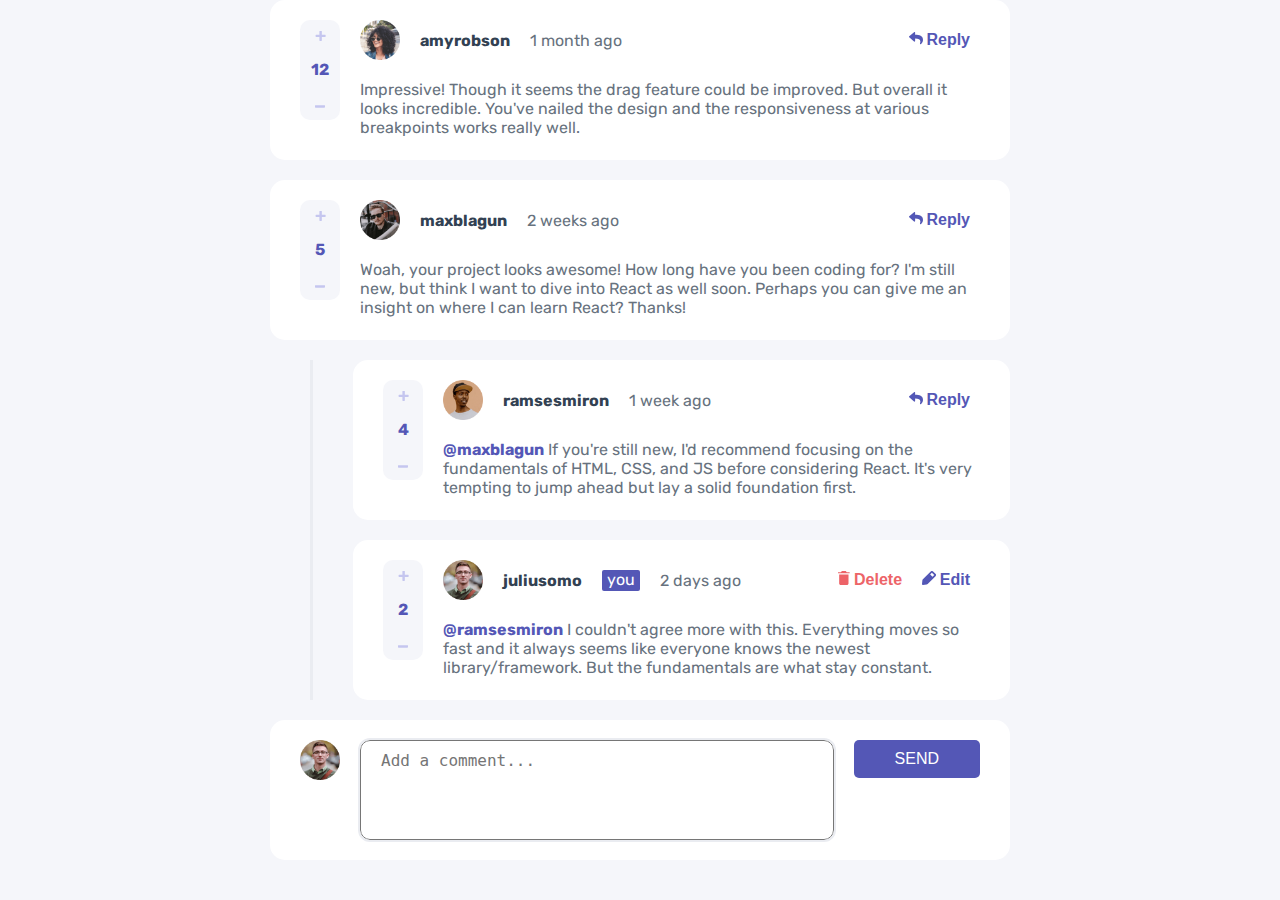
<file: interactive-comments-section/index.html>
<!DOCTYPE html>
<html lang="en">

<head>
  <meta charset="UTF-8">
  <meta name="viewport" content="width=device-width, initial-scale=1.0">
  <link rel="icon" type="image/png" sizes="32x32" href="./images/favicon-32x32.png">
  <link rel="stylesheet" href="./css/main.css">
  <title>Interactive comments section</title>
</head>

<body>

  <div class="container" id="container">
    <div class="comments__container" id="comments__container"></div>
    <div class="modal modal__confirm-delete">
      <h3>Delete comment</h3>
      <p>Are you sure you want to delete this comment? This will remove the comment and can't be undone.</p>
      
      <button class="button button__confirm button__confirm--no">No, Cancel</button>
      <button class="button button__confirm button__confirm--yes">Yes, Delete</button>
    </div>
  </div>
  
  <script src="./js/data.js"></script>
  <script src="./js/index.js"></script>
</body>

</html>
</file>
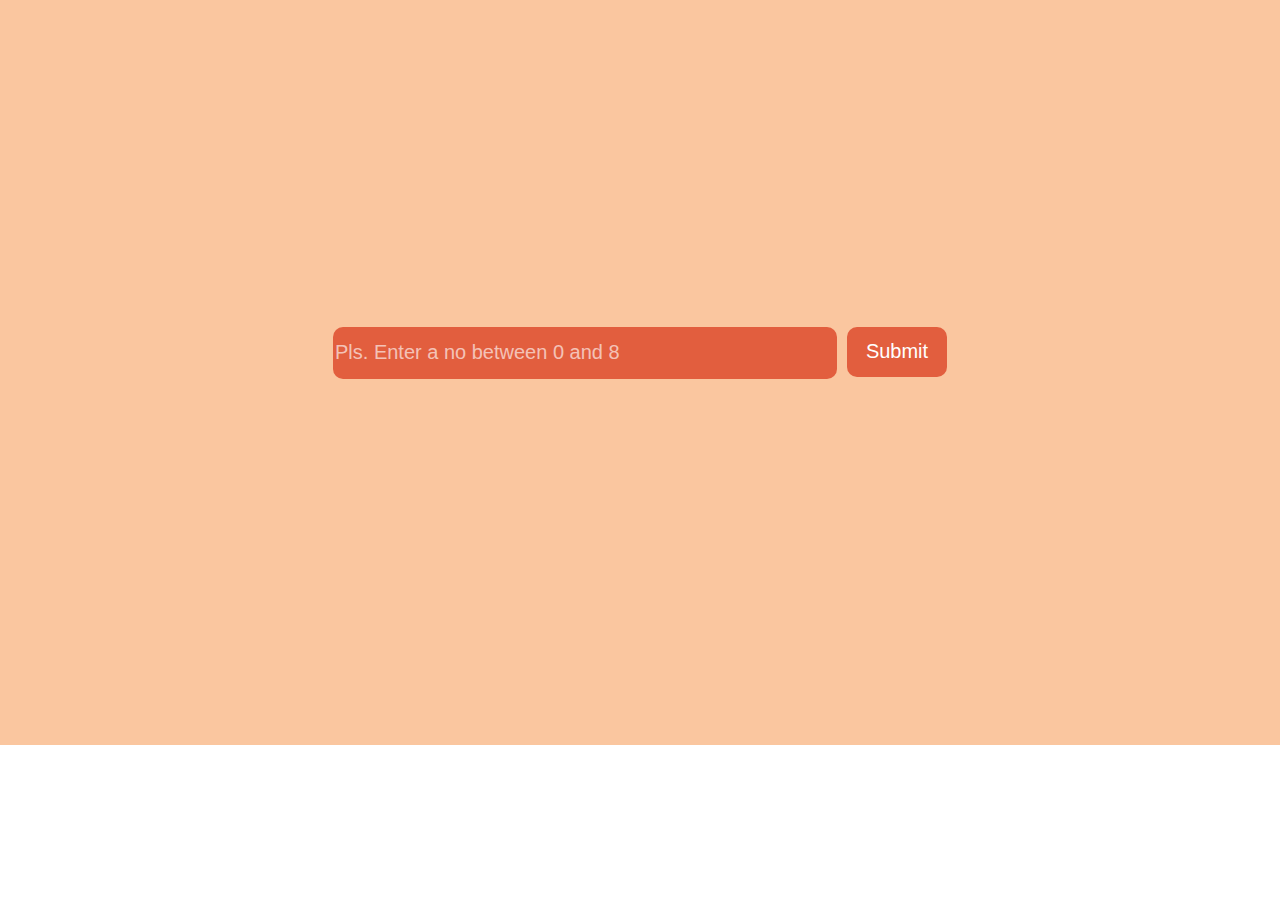
<file: interactive-slider/index.html>
<!DOCTYPE html>
<html lang="en">

<head>
    <meta charset="UTF-8">
    <meta name="viewport" content="width=device-width, initial-scale=1.0">
    <link rel="stylesheet" href="style.css">
    <title>Interactive Slider</title>
</head>

<body>
    <div class="mainContainer">
        <div class="parentContainer">
            <form name="sliderForm" onsubmit="return handleSubmit()">
                <input type="number" name="sliderCount" min="1" max="8" required
                    placeholder="Pls. Enter a no between 0 and 8" />
                <input type="submit" value="Submit" />
            </form>
            <div id="slider">
                <div id="sliderContent">
                </div>
                <div id="radioButton">
                </div>
            </div>
        </div>
    </div>
    <script src="index.js"></script>
</body>

</html>
</file>
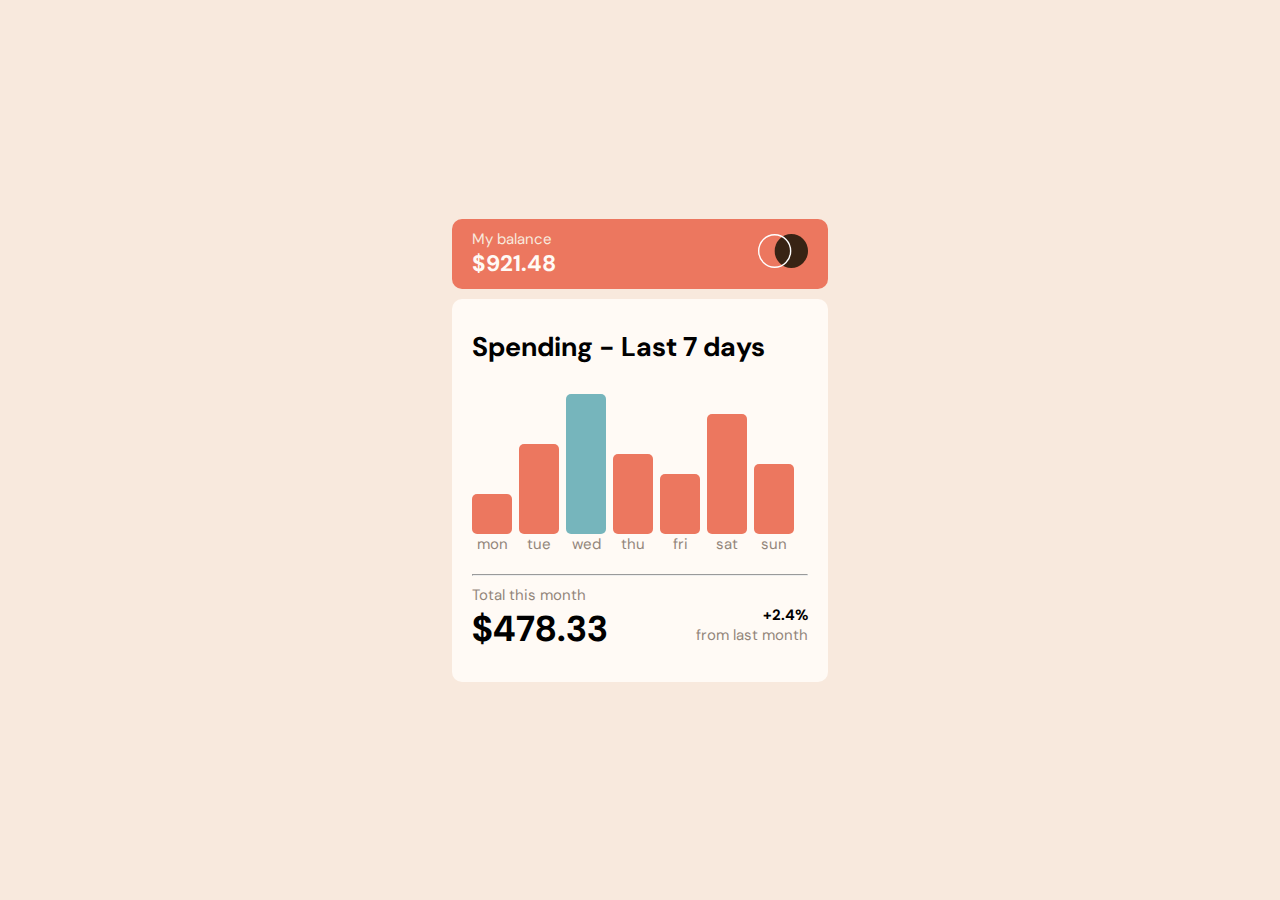
<file: HTML-CSS-JS/expenses-chart-component/index.html>
<!DOCTYPE html>
<html lang="en">

<head>
  <meta charset="UTF-8">
  <meta name="viewport" content="width=device-width, initial-scale=1.0">
  <link rel="icon" type="image/png" sizes="32x32" href="./images/favicon-32x32.png">
  <link rel="preconnect" href="https://fonts.googleapis.com">
  <link rel="preconnect" href="https://fonts.gstatic.com" crossorigin>
  <link href="https://fonts.googleapis.com/css2?family=DM+Sans:opsz,wght@9..40,400;9..40,700&display=swap"
    rel="stylesheet">
  <link rel="stylesheet" href="./style.css">
  <title>Expenses chart component</title>
</head>

<body>
  <div class="mainContainer">
    <div class="parentContainer">
      <header>
        <div class="leftContainer">
          <p>My balance</p>
          <h2 id="currentBalanceHeading2">$921.48</h2>
        </div>
        <div class="rightContainer">
          <img src="./images/logo.svg" alt="logo" class="logoImage" />
        </div>
      </header>
      <main>
        <h2 id="mainHeading2">Spending - Last 7 days</h2>
        <div class="daysBarPlot">
          <div class="dayBar">
            <h5 class="activeAmount">
            </h5>
            <div id="mon"></div>
            <p>mon</p>
          </div>
          <div class="dayBar">
            <h5 class="activeAmount">
            </h5>
            <div id="tue"></div>
            <p>tue</p>
          </div>
          <div class="dayBar">
            <h5 class="activeAmount">
            </h5>
            <div id="wed"></div>
            <p>wed</p>
          </div>
          <div class="dayBar">
            <h5 class="activeAmount">
            </h5>
            <div id="thu"></div>
            <p>thu</p>
          </div>
          <div class="dayBar">
            <h5 class="activeAmount">
            </h5>
            <div id="fri"></div>
            <p>fri</p>
          </div>
          <div class="dayBar">
            <h5 class="activeAmount">
            </h5>
            <div id="sat"></div>
            <p>sat</p>
          </div>
          <div class="dayBar">
            <h5 class="activeAmount">
            </h5>
            <div id="sun"></div>
            <p>sun</p>
          </div>
        </div>
        <hr />
        <p>Total this month</p>
        <footer>
          <div class="leftContainer">
            <h1 id="currentMonthAmountHeading1">$478.33</h1>
          </div>
          <div class="rightContainer">
            <h5>+2.4%</h5>
            <p>from last month</p>
          </div>
        </footer>
      </main>
    </div>
  </div>
  <script src="./index.js"></script>
</body>

</html>
</file>
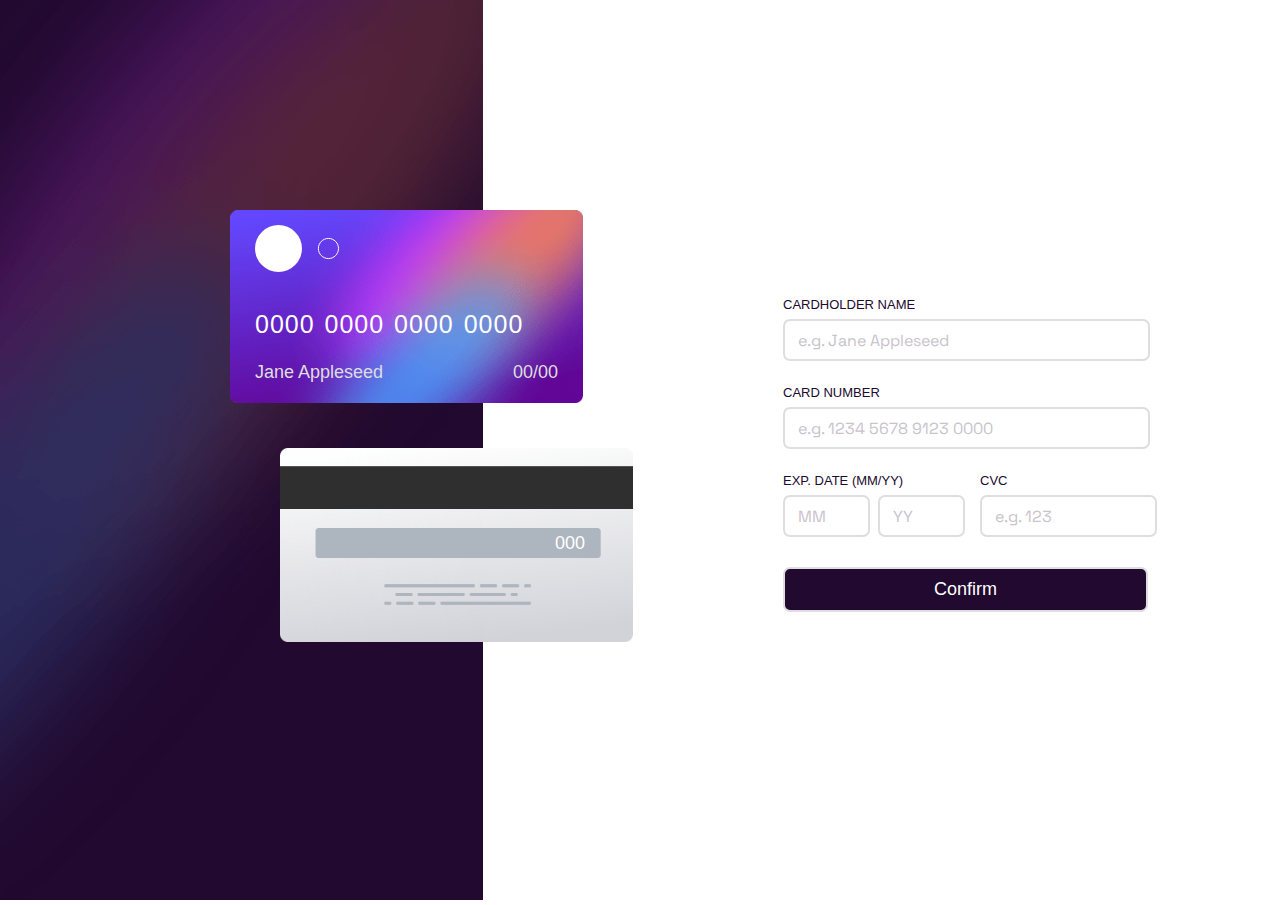
<file: HTML-CSS-JS/interactive-card-details-form/index.html>
<!DOCTYPE html>
<html lang="en">

<head>
    <meta charset="UTF-8">
    <meta name="viewport" content="width=device-width, initial-scale=1.0">
    <!-- displays site properly based on user's device -->

    <link rel="icon" type="image/png" sizes="32x32" href="./images/favicon-32x32.png">
    <link rel="stylesheet" href="./style.css">
    <title>Interactive card details form</title>
</head>

<body>
    <div class="cardContainer">
        <div class="cardImageContainer">
            <picture>
                <source media="(max-width: 400px)" srcset="./images/bg-main-mobile.png">
                <img src="./images/bg-main-desktop.png" alt="bg-main-desktop" id="bgMainDesktopImage">
            </picture>
            <div class="bgCardContainer">
                <div id="bgCardFrontContainer">
                    <img src="./images/bg-card-front.png" alt="bg-card-front" id="bgCardFrontImage" height="245px"
                        width="447px">
                    <img src="./images/card-logo.svg" alt="cardLogo" id="cardLogo" height="47px" width="84px">
                    <div id="imageCardNumber">
                        0000 0000 0000 0000
                    </div>
                    <div id="imageCardHolderName">
                        Jane Appleseed
                    </div>
                    <div id="imageExpDate">
                        00/00
                    </div>
                </div>
                <div id="bgCardBackContainer">
                    <img src="./images/bg-card-back.png" alt="bg-card-back" id="bgCardBackImage" height="245px"
                        width="447px">
                    <div id="imageCVC">
                        000
                    </div>
                </div>
            </div>
        </div>

        <div class="cardFormContainer">
            <form action="#complete" method="post" name="card">
                <label for="cardHolderName" class="cardHolderName">
                    Cardholder Name
                    <input type="text" name="cardHolderName" id="cardHolderName" placeholder="e.g. Jane Appleseed" />
                    <p id="cardHolderNameErrorMessage">Can't be blank</p>
                </label>
                <label for="cardNumber" class="cardNumber">
                    Card Number
                    <input type="text" name="cardNumber" id="cardNumber" placeholder="e.g. 1234 5678 9123 0000" />
                    <p id="cardNumberErrorMessage">Can't be blank</p>
                </label>
                <label for="expDate" class="expDate">
                    Exp. Date (MM/YY)
                    <div class="expDateInput">
                        <div class="expMonthContainer">
                            <input type="number" name="expMonth" id="expDate" placeholder="MM"/>
                            <p id="expMonthErrorMessage">Can't be blank</p>
                        </div>
                        <div class="expYearContainer">
                            <input type="number" name="expYear" placeholder="YY" />
                            <p id="expYearErrorMessage">Can't be blank</p>
                        </div>
                    </div>
                </label>
                <label for="CVC" class="CVC">
                    CVC
                    <input type="number" name="CVC" id="CVC" placeholder="e.g. 123" />
                    <p id="CVCErrorMessage">Can't be blank</p>
                </label>
                <button type="submit" class="buttonComponent">Confirm</button>
            </form>
            <div id="completeContainer">
                <div class="complete">
                    <img src="./images/icon-complete.svg" alt="icon-complete" id="iconComplete">
                </div>
                <h1 class="heading1">Thank you!</h1>
                <p>We've added your card details</p>
                <button class="buttonComponent">Continue</button>
            </div>
        </div>
    </div>
    <script src="./index.js"></script>
</body>

</html>
</file>
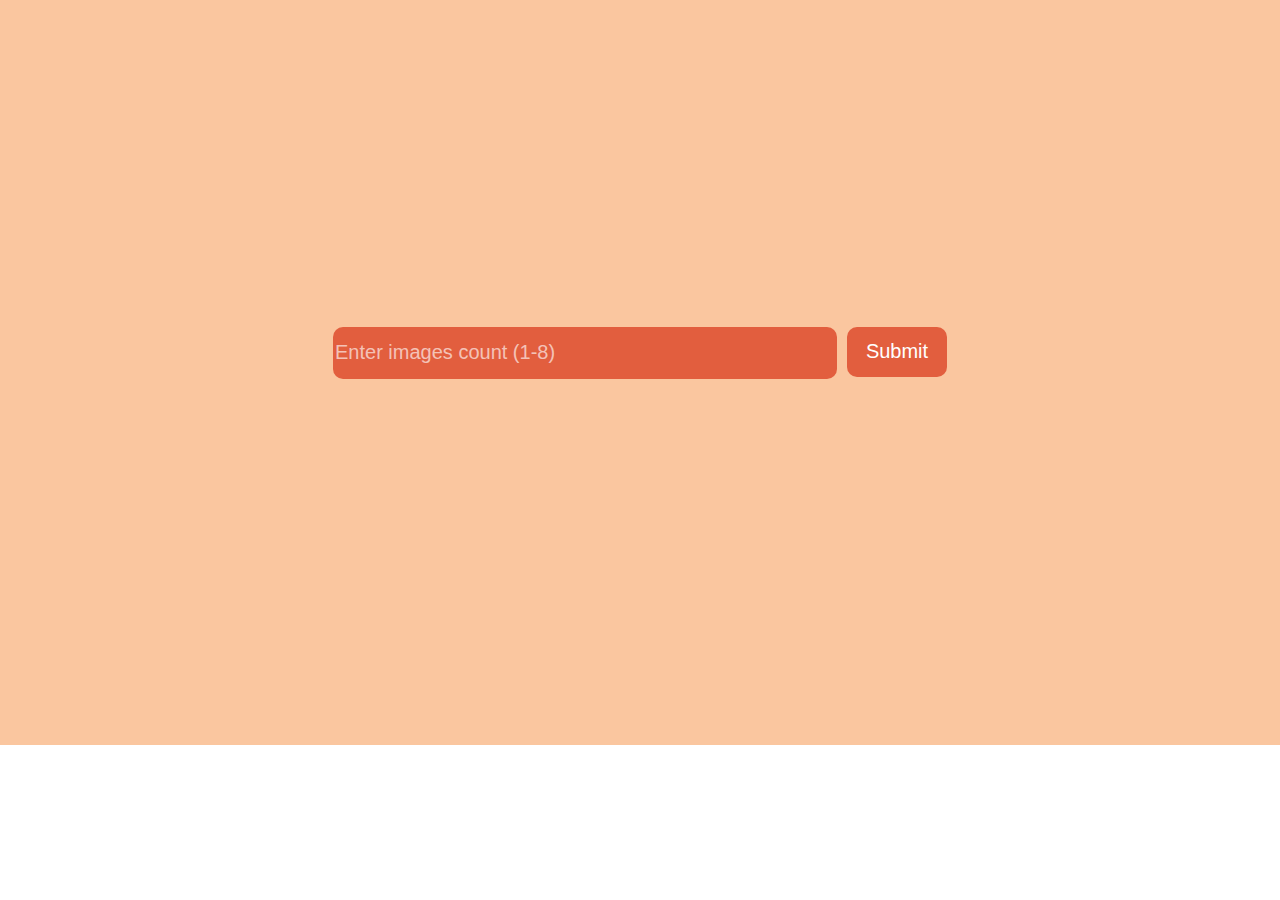
<file: HTML-CSS-JS/interactive-slider/index.html>
<!DOCTYPE html>
<html lang="en">

<head>
    <meta charset="UTF-8">
    <meta name="viewport" content="width=device-width, initial-scale=1.0">
    <link rel="stylesheet" href="style.css">
    <title>Interactive Slider</title>
</head>

<body>
    <div class="mainContainer">
        <div class="parentContainer">
            <form name="sliderForm" onsubmit="return handleSubmit()">
                <input type="number" name="sliderCount" min="1" max="8" required
                    placeholder="Enter images count (1-8)" />
                <input type="submit" value="Submit" />
            </form>
            <div id="slider">
                <div id="sliderContent">
                </div>
                <div id="radioButton">
                </div>
            </div>
        </div>
    </div>
    <script src="index.js"></script>
</body>

</html>
</file>
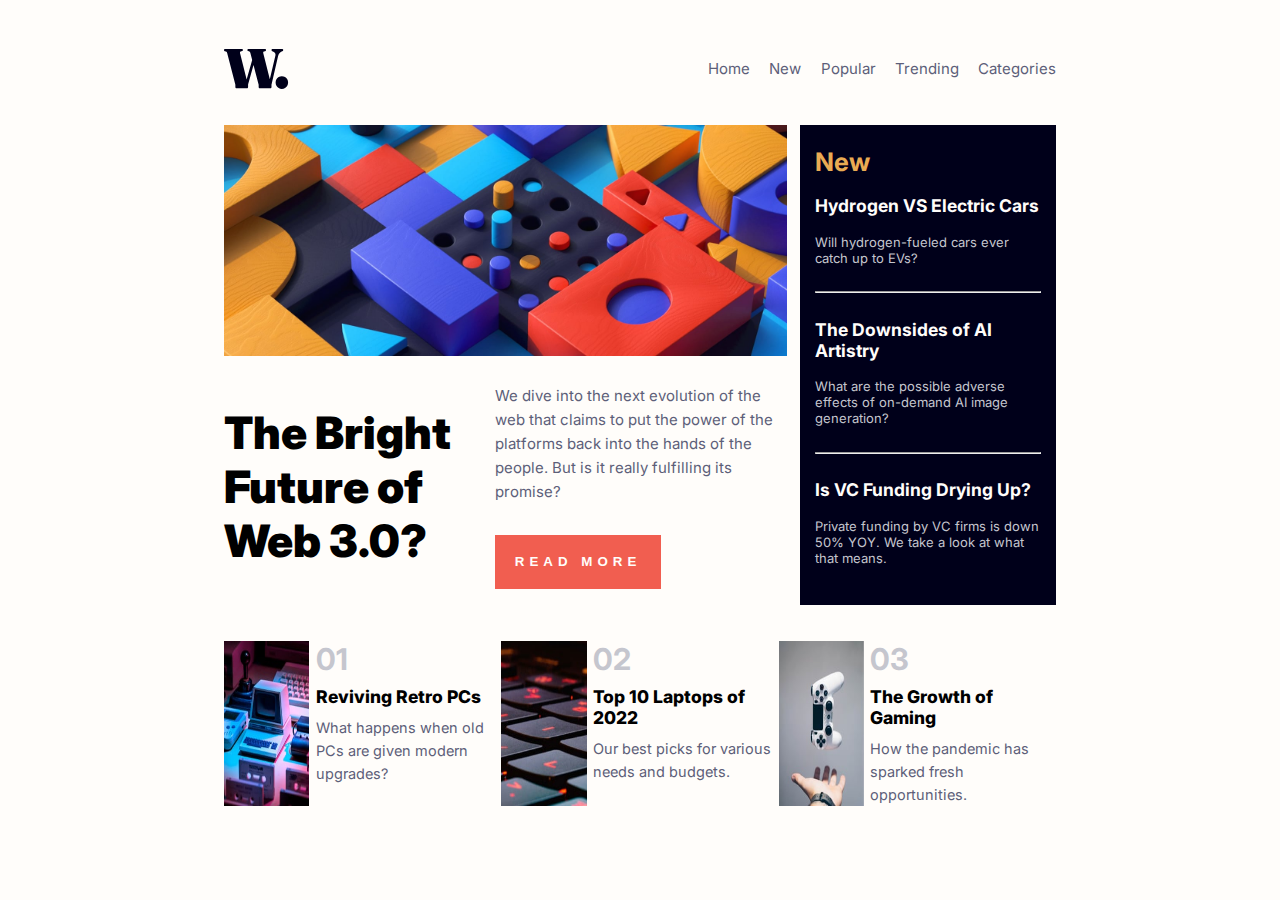
<file: HTML-CSS-JS/news-homepage/index.html>
<!DOCTYPE html>
<html lang="en">

<head>
  <meta charset="UTF-8">
  <meta name="viewport" content="width=device-width, initial-scale=1.0">
  <!-- displays site properly based on user's device -->

  <link rel="icon" type="image/png" sizes="32x32" href="./assets/images/favicon-32x32.png">
  <link rel="preconnect" href="https://fonts.googleapis.com">
  <link rel="preconnect" href="https://fonts.gstatic.com" crossorigin>
  <link href="https://fonts.googleapis.com/css2?family=Inter:wght@400;700;800&display=swap" rel="stylesheet">
  <link rel="stylesheet" href="style.css">
  <title>News homepage</title>

</head>

<body>
  <div class="mainContainer">
    <div class="parentContainer">
      <nav>
        <div class="navbarLogo">
          <img src="./assets/images/logo.svg" alt="logo" id="navbarLogoImage"/>
        </div>
        <div class="navbarLinks">
          <img src="./assets/images/icon-menu.svg" alt="menu" id="hamburgerMenuImage" />
          <a href="#home" class="navbarLinkTag">Home</a>
          <a href="#new" class="navbarLinkTag">New</a>
          <a href="#popular" class="navbarLinkTag">Popular</a>
          <a href="#trending" class="navbarLinkTag">Trending</a>
          <a href="#categories" class="navbarLinkTag">Categories</a>
        </div>
      </nav>
      <section>
        <div class="leftComponent">
          <div class="webImageContainer">
            <picture>
              <source srcset="./assets/images/image-web-3-mobile.jpg" media="(max-width: 600px)" />
              <img src="./assets/images/image-web-3-desktop.jpg" alt="image-web-3" class="webImage" />
            </picture>
          </div>
          <div class="sectionContent">
            <div class="sectionLeftContainer">
              <b>The Bright Future of Web 3.0?</b>
            </div>
            <div class="sectionRightContainer">
              <p>
                We dive into the next evolution of the web that claims to put the power of the platforms back into the
                hands of the people.
                But is it really fulfilling its promise?
              </p>
              <button class="buttonContainer">Read more</button>
            </div>
          </div>
        </div>
        <div class="rightComponent">
          <h1 class="NewTextHeading">New</h1>
          <div class="rightContent">
            <h3 class="rightContentHeading3">Hydrogen VS Electric Cars</h3>
            <p>Will hydrogen-fueled cars ever catch up to EVs?</p>
          </div>
          <hr />  
          <div class="rightContent">
            <h3 class="rightContentHeading3">The Downsides of AI Artistry</h3>
            <p>What are the possible adverse effects of on-demand AI image generation?</p>
          </div>
          <hr />
          <div class="rightContent">
            <h3 class="rightContentHeading3">Is VC Funding Drying Up?</h3>
            <p>Private funding by VC firms is down 50% YOY. We take a look at what that means.</p>
          </div>
        </div>
      </section>
      <footer>
        <div class="footerChildContainer">
          <img src="./assets/images/image-retro-pcs.jpg" alt="retro" class="footerLeftContent" />
          <div class="footerRightContainer">
            <div class="footerRightContent">
              <h1 class="footerRightContentHeading1">01</h1>
              <h3 class="footerRightContentHeading3">Reviving Retro PCs</h3>
              <p>What happens when old PCs are given modern upgrades?</p>
            </div>
          </div>
        </div>
        <div class="footerChildContainer">
          <img src="./assets/images/image-top-laptops.jpg" alt="top-laptop" class="footerLeftContent" />
          <div class="footerRightContainer">
            <div class="footerRightContent">
              <h1 class="footerRightContentHeading1">02</h1>
              <h3 class="footerRightContentHeading3">Top 10 Laptops of 2022</h3>
              <p>Our best picks for various needs and budgets.</p>
            </div>
          </div>
        </div>
        <div class="footerChildContainer">
          <img src="./assets/images/image-gaming-growth.jpg" alt="gaming-growth" class="footerLeftContent" />
          <div class="footerRightContainer">
            <div class="footerRightContent">
              <h1 class="footerRightContentHeading1">03</h1>
              <h3 class="footerRightContentHeading3">The Growth of Gaming</h3>
              <p>How the pandemic has sparked fresh opportunities.</p>
            </div>
          </div>
        </div>
      </footer>
    </div>
  </div>
  <script src="./index.js"></script>

</body>

</html>
</file>
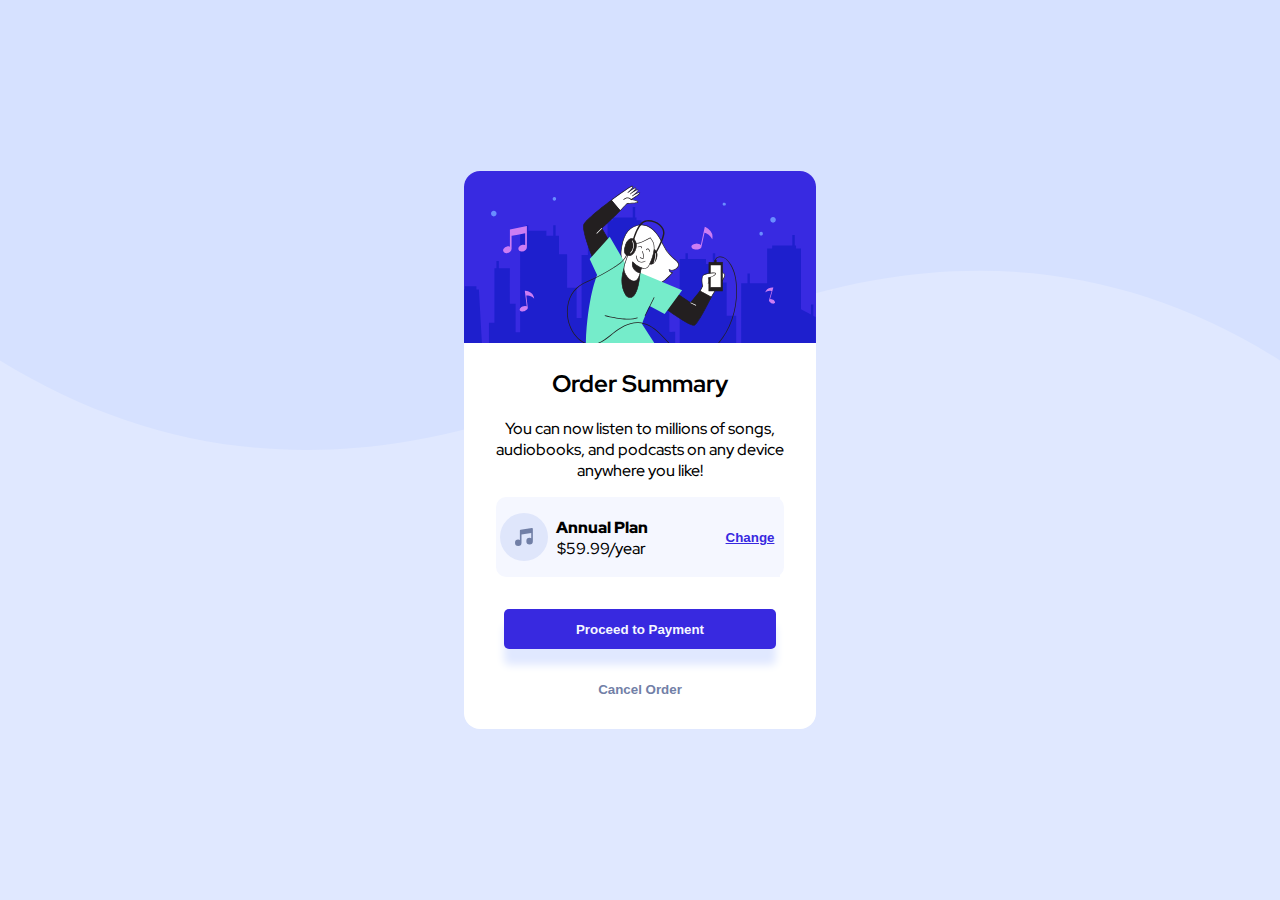
<file: HTML-CSS/order-summary-component/index.html>
<!DOCTYPE html>
<html lang="en">

<head>
  <meta charset="UTF-8">
  <meta name="viewport" content="width=device-width, initial-scale=1.0">
  <!-- displays site properly based on user's device -->

  <link rel="icon" type="image/png" sizes="32x32" href="./images/favicon-32x32.png">
  <link rel="stylesheet" href="style.css">
  <link rel="stylesheet" href="https://fonts.googleapis.com/css?family=Red+Hat+Display">
  <title>Order summary card</title>
</head>

<body>
  <div class="mainContainer">
    <div class="parentContainer">
      <div class="imageContainer">
        <img src="./images/illustration-hero.svg" alt="illustration-hero" width="100%" height="100%" />
      </div>
      <div class="childContainer">
        <h2 id="summaryHeading">
          Order Summary
        </h2>
        <p>
          You can now listen to millions of songs, audiobooks, and podcasts on any
          device anywhere you like!
        </p>
        <div class="planDetailParentContainer">
          <div class="planImageContainer">
            <img src="./images/icon-music.svg" alt="icon-music" />
          </div>
          <div class="planDetailContainer">
            <p>
              Annual Plan
            </p>
            <p>
              $59.99/year
            </p>
          </div>
          <button class="planChangeButton">
            Change
          </button>
        </div>
        <div class="paymentContainer">
          <button class="paymentButton">
            Proceed to Payment
          </button>
        </div>
        <div class="cancelContainer">
          <button class="cancelButton">
            Cancel Order
          </button>
        </div>
      </div>
    </div>
  </div>
</body>

</html>
</file>
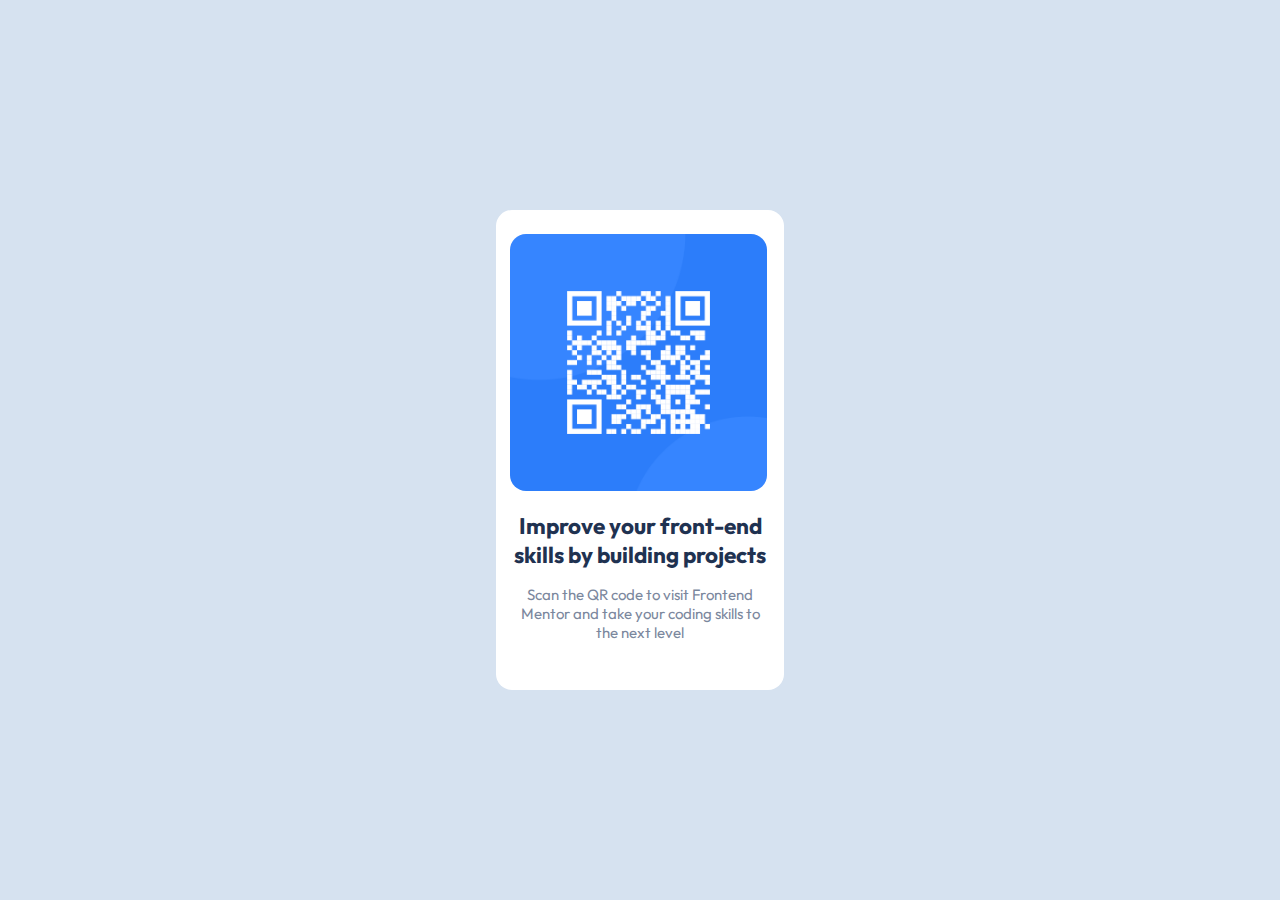
<file: HTML-CSS/qr-code-component/index.html>
<!DOCTYPE html>
<html lang="en">

<head>
  <meta charset="UTF-8">
  <meta name="viewport" content="width=device-width, initial-scale=1.0">
  <!-- displays site properly based on user's device -->

  <link rel="icon" type="image/png" sizes="32x32" href="./images/favicon-32x32.png">
  <link rel="stylesheet" href="./style.css">
  <link href="https://fonts.googleapis.com/css2?family=Outfit" rel="stylesheet">
  <title>QR code component</title>
</head>

<body>
  <div class="mainContainer">
    <div class="parentContainer">
      <div class="subContainer">
         <div class="imageContainer">
          <img src="./images/image-qr-code.png" alt="QR code" height="99%" width="99%" />
         </div>
        
          <h2 class="informationContainer">
            Improve your front-end skills by building projects
          </h2>
          <div class="subInformationContainer">
            Scan the QR code to visit Frontend Mentor and take your coding skills to the next level
          </div>
      </div>
    </div>
  </div>


</body>

</html>
</file>
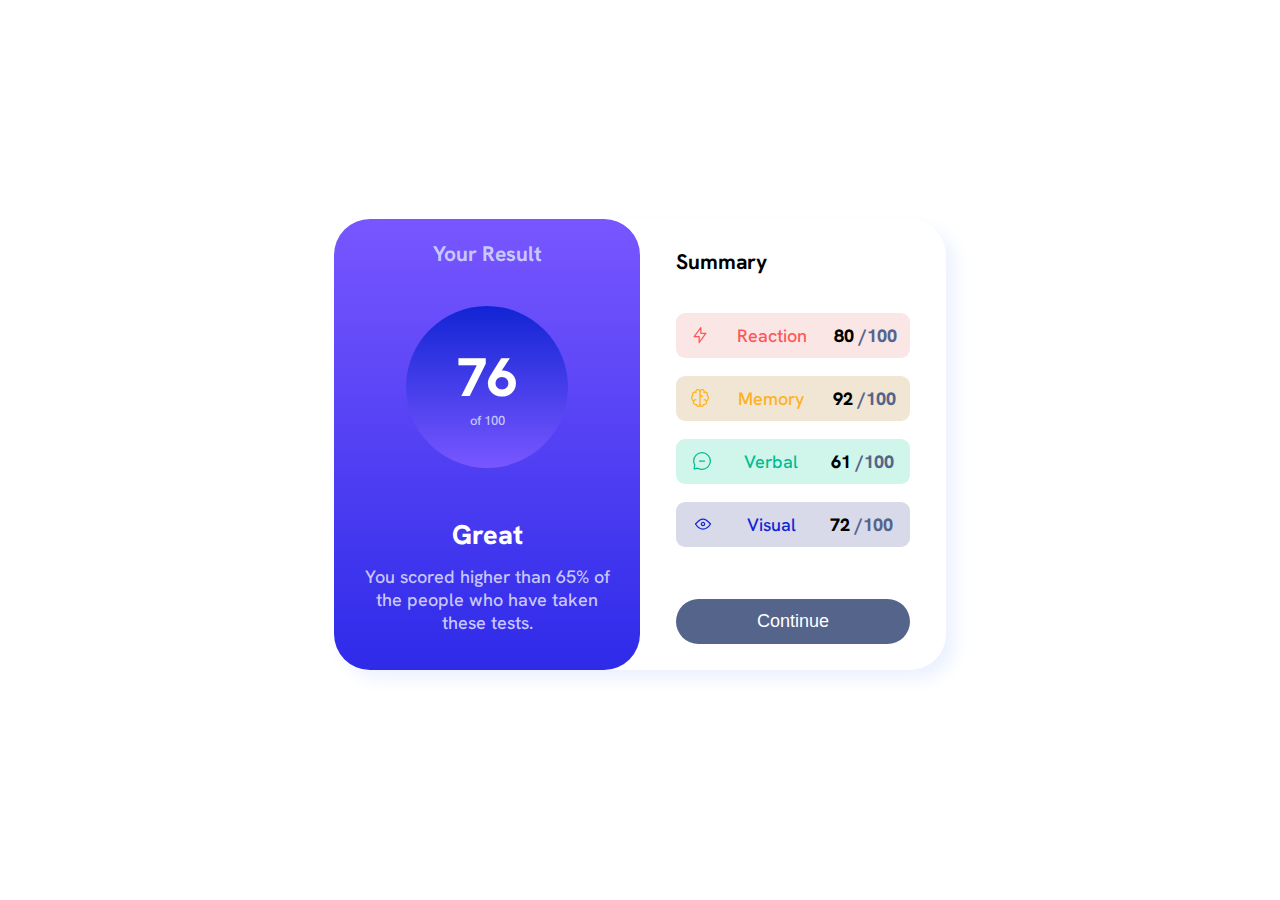
<file: HTML-CSS/results-summary-component/index.html>
<!DOCTYPE html>
<html lang="en">

<head>
  <meta charset="UTF-8">
  <meta name="viewport" content="width=device-width, initial-scale=1.0">
  <!-- displays site properly based on user's device -->

  <link rel="icon" type="image/png" sizes="32x32" href="./assets/images/favicon-32x32.png">

  <title>Results summary component</title>

  <link rel="stylesheet" href="styles.css">
  <link rel="stylesheet" href="https://fonts.googleapis.com/css?family=Hanken%20Grotesk">
</head>

<body>
  <div class="mainContainer">
    <div class="parentContainer">
      <div class="leftContainer">
        <h3 class="heading3">Your Result</h3>
        <div id="circle">
          <p>76</p>
          <p>of 100</p>
        </div>
        <h2 class="heading2">Great</h2>
        <p>You scored higher than 65% of the people who have taken these tests.</p>
      </div>
      <div class="rightContainer">
        <h3 class="summaryHeading">Summary</h3>
        <div class='rightContent'>
          <div id="reaction">
            <img src="./assets/images/icon-reaction.svg" alt="Reaction" />
            <div class="contentTitle">Reaction</div>
            <div class="contentScore">
              <span>80</span>
              <span>/100</span>
            </div>
          </div>
          <div id="memory">
              <img src="./assets/images/icon-memory.svg" alt="Memory" />
            <div class="contentTitle">Memory</div>
            <div class="contentScore">
              <span>92</span>
              <span>/100</span>
            </div>
          </div>
          <div id="verbal">
              <img src="./assets/images/icon-verbal.svg" alt="Verbal" />
            <div class="contentTitle">Verbal</div>
            <div class="contentScore">
              <span>61</span>
              <span>/100</span>
            </div>
          </div>
          <div id="visual">
              <img src="./assets/images/icon-visual.svg" alt="Visual" />
            <div class="contentTitle">Visual</div>
            <div class="contentScore">
              <span>72</span>
              <span>/100</span>
            </div>
          </div>
        </div>
        <button class="continueButton">
          Continue
        </button>
      </div>
    </div>
  </div>
</body>

</html>
</file>
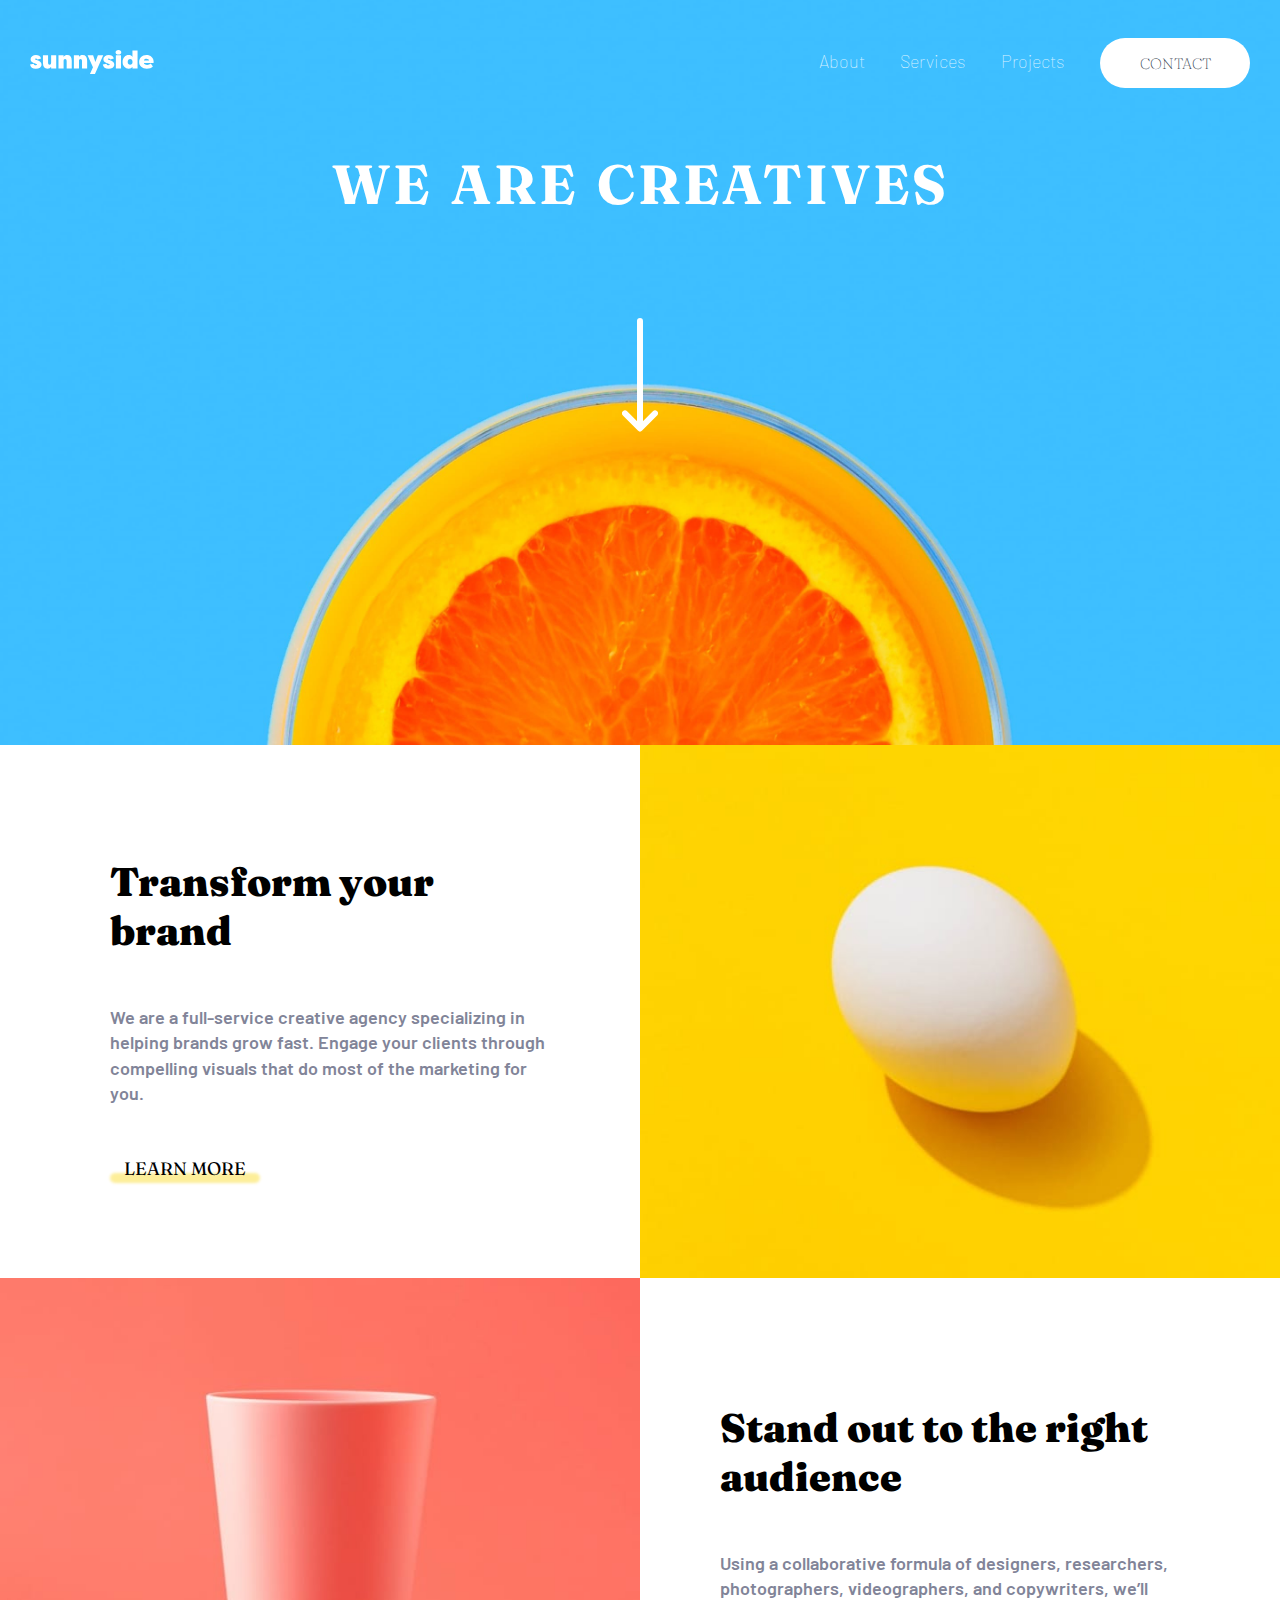
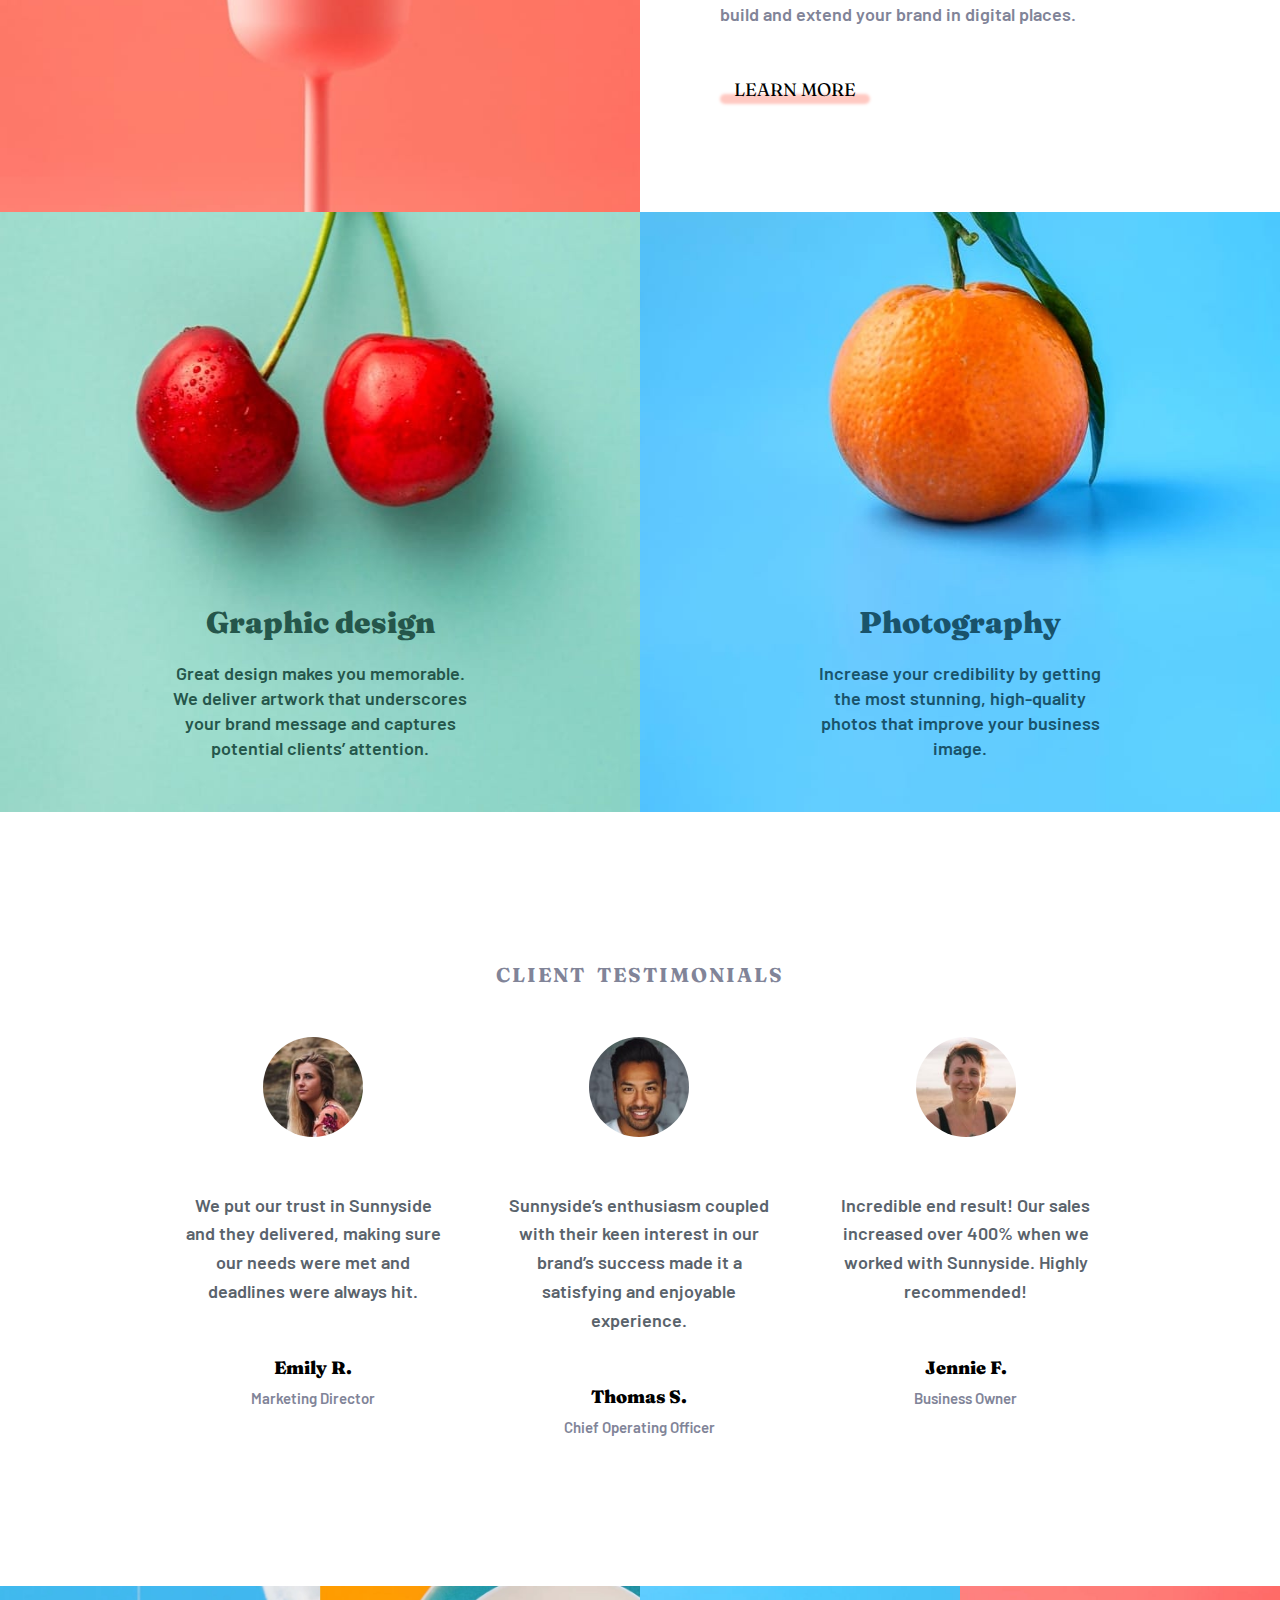
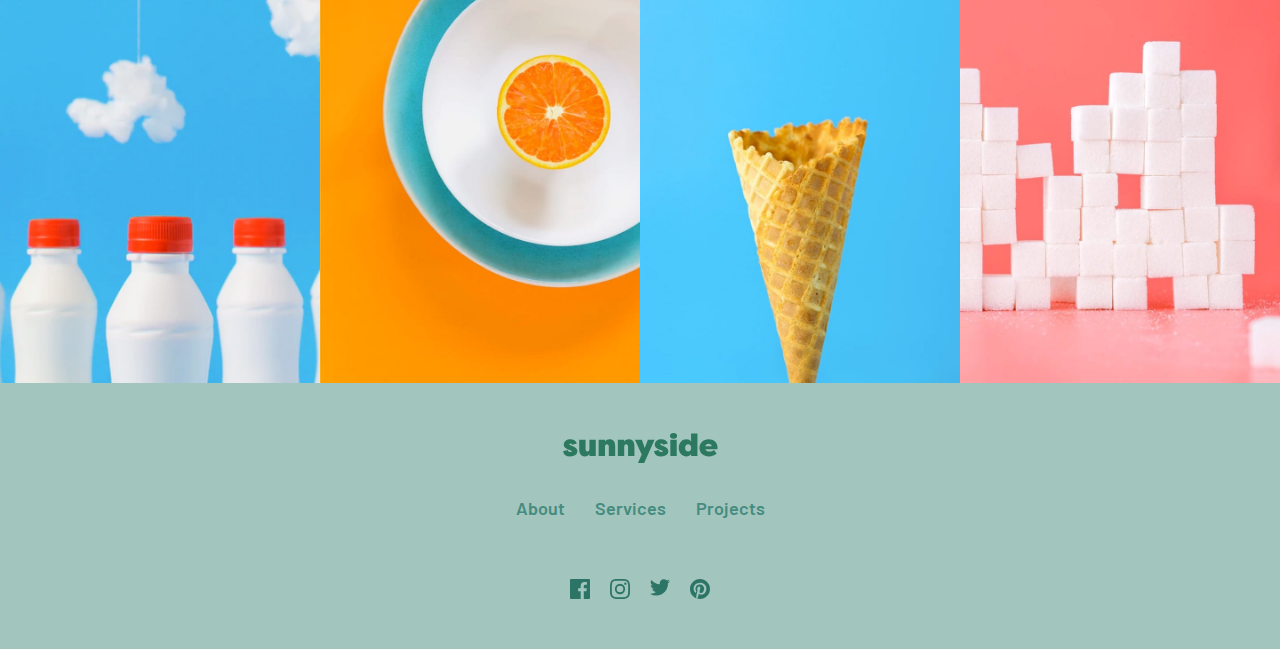
<file: HTML-SCSS/sunnyside-agency-landing-page/index.html>
<!DOCTYPE html>
<html lang="en">

<head>
  <meta charset="UTF-8">
  <meta name="viewport" content="width=device-width, initial-scale=1.0">
  <!-- displays site properly based on user's device -->

  <link rel="icon" type="image/png" sizes="32x32" href="./images/favicon-32x32.png">
  <link rel="stylesheet" href="./css/main.css">
  <title>Sunnyside agency landing page</title>
</head>

<body>
  <div class="container">
    <header class="header">
      <navbar class="navbar">
        <img src="./images/logo.svg" alt="logo" class="navbar__logo">
        <div class="hamburger">
          <img src="./images/icon-hamburger.svg" alt="icon-hamburger" class="hamburger__image">
        </div>
        <div class="menu">
          <div class="menu__item menu__item--about">
            <a href="#" class="menu__link">About</a>
          </div>
          <div class="menu__item menu__item--services">
            <a href="#" class="menu__link">Services</a>
          </div>
          <div class="menu__item menu__item--projects">
            <a href="#" class="menu__link">Projects</a>
          </div>
          <div class="menu__item menu__item--contact">
            <a href="#" class="menu__link">Contact</a>
          </div>
        </div>
       
      </navbar>
      <h1 class="header__title heading1">
        We are creatives
      </h1>
      <img src="./images/icon-arrow-down.svg" alt="icon-arrow-down" class="header__image header__image--arrow-down">
    </header>
  </div>
  <section class="section">
    <div class="section__row">
      <div class="section__content section__content--transform">
        <h2 class="heading2">Transform your brand</h2>
        <p>
          We are a full-service creative agency specializing in helping brands grow fast.
          Engage your clients through compelling visuals that do most of the marketing for you.
        </p>
        <button class="button button--warning">
          Learn more
        </button>
      </div>
      <picture>
        <source media="(max-width: 576px)" srcset="./images/mobile/image-transform.jpg">
        <img src="./images/desktop/image-transform.jpg" alt="image-transform"
          class="section__image section__image--transform">
      </picture>

    </div>
    <div class="section__row">
      <picture>
        <source media="(max-width: 576px)" srcset="./images/mobile/image-stand-out.jpg">
        <img src="./images/desktop/image-stand-out.jpg" alt="image-stand-out"
          class="section__image section__image--stand-out">
      </picture>
      <div class=" section__content section__content--stand-out">
        <h2 class="heading2">
          Stand out to the right audience
        </h2>
        <p>
          Using a collaborative formula of designers, researchers, photographers, videographers, and copywriters, we’ll
          build and extend your brand in digital places.
        </p>
        <button class="button button--danger">
          Learn more
        </button>
      </div>
    </div>
    <div class="section__row">
      <div class="section__content section__content--graphic-design">
        <h3 class="heading3">
          Graphic design
        </h3>
        <p>
          Great design makes you memorable. We deliver artwork that underscores your brand message and captures
          potential clients’ attention.
        </p>
      </div>
      <div class="section__content section__content--photography">
        <h3 class="heading3">
          Photography
        </h3>
        <p>
          Increase your credibility by getting the most stunning, high-quality photos that improve your business image.
        </p>
      </div>
    </div>
  </section>
  <article class="article">
    <h4 class="heading4">
      Client testimonials
    </h4>
    <div class="article__row">
      <div class="article__item">
        <img src="./images/image-emily.jpg" alt="image-emily" class="article__image">
        <p class="article__review">
          We put our trust in Sunnyside and they delivered, making sure our needs were met and deadlines were always
          hit.
        </p>
        <h5 class="heading5 article__reviewer-name">
          Emily R.
        </h5>
        <p class="article__reviewer-designation">
          Marketing Director
        </p>
      </div>
      <div class="article__item">
        <img src="./images/image-thomas.jpg" alt="image-thomas" class="article__image">
        <p class="article__review">
          Sunnyside’s enthusiasm coupled with their keen interest in our brand’s success made it a satisfying and
          enjoyable experience.
        </p>
        <h5 class="heading5 article__reviewer-name">
          Thomas S.
        </h5>
        <p class="article__reviewer-designation">
          Chief Operating Officer
        </p>
      </div>
      <div class="article__item">
        <img src="./images/image-jennie.jpg" alt="image-jennie" class="article__image">
        <p class="article__review">
          Incredible end result! Our sales increased over 400% when we worked with Sunnyside. Highly recommended!
        </p>
        <h5 class="heading5 article__reviewer-name">
          Jennie F.
        </h5>
        <p class="article__reviewer-designation">
          Business Owner
        </p>
      </div>
    </div>
  </article>
  <section class="gallery">
    <picture>
      <source media="(max-width: 576px)" srcset="./images/mobile/image-gallery-milkbottles.jpg">
      <img src="./images/desktop/image-gallery-milkbottles.jpg" alt="image-gallery-milkbottles" class="gallery__image">
    </picture>
    <picture>
      <source media="(max-width: 576px)" srcset="./images/mobile/image-gallery-orange.jpg">
      <img src="./images/desktop/image-gallery-orange.jpg" alt="image-gallery-orange" class="gallery__image">
    </picture>
    <picture>
      <source media="(max-width: 576px)" srcset="./images/mobile/image-gallery-cone.jpg">
      <img src="./images/desktop/image-gallery-cone.jpg" alt="image-gallery-cone" class="gallery__image">
    </picture>
    <picture>
      <source media="(max-width: 576px)" srcset="./images/mobile/image-gallery-sugar-cubes.jpg">
      <img src="./images/desktop/image-gallery-sugarcubes.jpg" alt="image-gallery-sugarcubes" class="gallery__image">
    </picture>
  </section>
  <footer class="footer">
    <img src="./images/logo.svg" alt="footer-logo" class="footer__logo">
    <div class="footer__menu">
      <div class="footer__item">
        About
      </div>
      <div class="footer__item">
        Services
      </div>
      <div class="footer__item">
        Projects
      </div>
    </div>
    <div class="footer__social-icon">
      <img src="./images/icon-facebook.svg" alt="icon-facebook" class="social-icon__image">
      <img src="./images/icon-instagram.svg" alt="icon-instagram" class="social-icon__image">
      <img src="./images/icon-twitter.svg" alt="icon-twitter" class="social-icon__image">
      <img src="./images/icon-pinterest.svg" alt="icon-pinterest" class="social-icon__image">
    </div>
  </footer>

  <script src="index.js"></script>
</body>

</html>
</file>
<file: interactive-comments-section/css/main.css>
@import url("https://fonts.googleapis.com/css2?family=Rubik:wght@400;500;700&display=swap");
*,
*::before,
*::after {
  box-sizing: border-box;
}

body {
  margin: 0;
  padding: 0;
  font-family: "Rubik", sans-serif;
  font-weight: 400;
  background-color: hsl(228, 33%, 97%);
}

div, p, h1, h2, h3, h4, h5, h6 {
  margin: 0;
  padding: 0;
}

p {
  font-size: 16px;
}

button {
  background-color: inherit;
  border: none;
}

.container {
  height: auto;
  max-width: 100%;
  padding: 50px 350px;
}
@media screen and (max-width: 1440px) {
  .container {
    padding: 0px 270px;
  }
}
@media screen and (max-width: 1200px) {
  .container {
    padding: 50px 200px;
  }
}
@media screen and (max-width: 992px) {
  .container {
    padding: 50px 100px;
  }
}
@media screen and (max-width: 768px) {
  .container {
    padding: 50px 30px;
  }
}
@media screen and (max-width: 576px) {
  .container {
    padding: 30px 20px;
  }
}

.comments__container {
  display: grid;
  place-content: center;
  gap: 20px;
  height: auto;
  max-width: 100%;
}

.user__container {
  display: grid;
  row-gap: 10px;
}

.user {
  background-color: hsl(0, 0%, 100%);
  padding: 20px 30px;
  border-radius: 15px;
  display: grid;
  grid-template-columns: 40px repeat(4, 1fr);
  gap: 20px;
}
@media screen and (max-width: 768px) {
  .user {
    padding: 20px 20px;
  }
}

.user__header {
  display: flex;
  flex-wrap: wrap;
  row-gap: 10px;
  align-items: center;
  column-gap: 20px;
  grid-area: 1/2/2/5;
}
@media screen and (max-width: 1200px) {
  .user__header {
    column-gap: 5px;
  }
}
@media screen and (max-width: 576px) {
  .user__header {
    grid-area: 1/1/2/7;
    column-gap: 10px;
  }
}

.user__image {
  width: 40px;
}

.user__username {
  color: hsl(212, 24%, 26%);
  font-weight: 700;
}

.user__status {
  background-color: hsl(238, 40%, 52%);
  color: hsl(0, 0%, 100%);
  padding: 0 5px 2px;
  border-radius: 2px;
}

.status--not-you {
  display: none;
}

.user__created-at {
  color: hsl(211, 10%, 45%);
}

.user__content {
  color: hsl(211, 10%, 45%);
  grid-area: 2/2/6/6;
  caret-color: hsl(238, 40%, 52%);
}
.user__content:focus {
  outline: 2px solid hsl(238, 40%, 52%);
  border-radius: 10px;
  padding: 10px 20px;
}
@media screen and (max-width: 576px) {
  .user__content {
    grid-area: 2/1/5/6;
  }
}

.user__replying-to {
  color: hsl(238, 40%, 52%);
  font-weight: 700;
}

.score {
  background-color: hsl(228, 33%, 97%);
  display: inline-flex;
  flex-direction: column;
  align-items: center;
  justify-content: space-around;
  border-radius: 10px;
  grid-area: 1/1/5/2;
}
@media screen and (max-width: 576px) {
  .score {
    grid-area: 6/1/8/3;
    flex-direction: row;
    padding: 10px 0;
  }
}

.score__button:hover {
  cursor: grab;
}

.score__count {
  color: hsl(238, 40%, 52%);
  font-weight: 700;
}

.container__button {
  grid-area: 1/4/2/6;
  display: grid;
  grid-template-columns: repeat(2, auto);
  justify-content: end;
}
@media screen and (max-width: 576px) {
  .container__button {
    grid-area: 6/3/8/7;
  }
}

.button {
  padding: 10px;
  text-align: end;
}
.button:hover {
  cursor: grab;
  opacity: 0.5;
}
@media screen and (max-width: 1200px) {
  .button {
    padding: 5px;
  }
}
@media screen and (max-width: 576px) {
  .button {
    padding: 10px;
  }
}

.button__value {
  color: hsl(238, 40%, 52%);
  font-weight: 700;
  font-size: 16px;
}
.button__delete .button__value {
  color: hsl(358, 79%, 66%);
}

.user__current {
  display: block;
}

.form {
  display: grid;
  grid-template-columns: auto 3fr 0.8fr;
  align-items: start;
  column-gap: 20px;
}
@media screen and (max-width: 576px) {
  .form img {
    grid-area: 2/1/3/2;
  }
}
@media screen and (max-width: 576px) {
  .form {
    grid-template-columns: repeat(2, auto);
    row-gap: 10px;
  }
}

.textarea {
  resize: none;
  height: 100px;
  width: 100%;
  max-width: 590px;
  padding: 10px 20px;
  outline: 2px solid hsl(223, 19%, 93%);
  border-radius: 10px;
  font-size: 16px;
  color: hsl(211, 10%, 45%);
  caret-color: hsl(238, 40%, 52%);
}
.textarea:focus {
  outline: 1px solid hsl(238, 40%, 52%);
  cursor: grab;
}
.textarea:hover {
  cursor: grab;
}
@media screen and (max-width: 576px) {
  .textarea {
    width: auto;
    grid-area: 1/1/2/3;
  }
}

.button__current-user {
  background-color: hsl(238, 40%, 52%);
  color: hsl(0, 0%, 100%);
  text-transform: uppercase;
  text-align: center;
  border-radius: 5px;
  font-weight: 500;
  font-size: 16px;
  padding: 10px 20px;
}
@media screen and (max-width: 576px) {
  .button__current-user {
    grid-area: 2/2/3/3;
  }
}

.button__update {
  display: none;
  grid-area: 6/5/7/6;
}
@media screen and (max-width: 576px) {
  .button__update {
    grid-area: 5/5/6/6;
  }
}

.content--false {
  display: none;
}

.user__current--reply {
  display: none;
}

.replies {
  display: grid;
  align-content: center;
  gap: 20px;
  margin-left: 40px;
  padding-left: 40px;
  border-left: 3px solid hsl(223, 19%, 93%);
}
@media screen and (max-width: 1200px) {
  .replies {
    margin-left: 30px;
    padding-left: 30px;
  }
}
@media screen and (max-width: 768px) {
  .replies {
    margin-left: 0px;
    padding-left: 20px;
  }
}

.modal {
  display: none;
  padding: 25px;
  width: auto;
  max-width: 320px;
  position: fixed;
  top: 30%;
  transform: translateX(50%);
  background-color: hsl(0, 0%, 100%);
}
.modal p {
  color: hsl(211, 10%, 45%);
  font-size: 13.6px;
  padding: 15px 0;
}
@media screen and (max-width: 576px) {
  .modal {
    transform: translateX(0px);
    margin-right: 20px;
    width: auto;
  }
}

h3 {
  font-weight: 500;
}

.button__confirm {
  text-transform: uppercase;
  color: hsl(0, 0%, 100%);
  font-weight: 700;
  border-radius: 5px;
  padding: 10px 15px 12px;
}
.button__confirm--no {
  background-color: hsl(211, 10%, 45%);
  margin-right: 5px;
  margin-bottom: 5px;
}
.button__confirm--yes {
  background-color: hsl(358, 79%, 66%);
}

/*# sourceMappingURL=main.css.map */
</file>
<file: interactive-slider/style.css>
body {
    margin: 0;
    padding: 0;
}

.mainContainer {
    background-color: #fac69f;
    height: 745px;
    width: 100%;
    display: grid;
    place-content: center;
    text-align: center;
}

.parentContainer {
    display: grid;
}

form {
    margin: 100px 0;
    display: flex;
    column-gap: 10px;
    justify-content: center;
}

form>input {
    background-color: #E25E3E;
    border: none;
    border-radius: 10px;
    color: white;
    font-size: 20px;
    height: 50px;
}

form>input:nth-child(1) {
    width: 500px;
}

form>input:nth-child(2) {
    width: 100px;
}
form>input:nth-child(2):hover{
    background-color: #c51805;
}

::placeholder {
    color: rgba(255, 255, 255, 0.637);
}

#slider {
    display: grid;
    gap: 40px;
}

#sliderContent {
    display: grid;
    grid-template-columns: auto auto auto;
    align-items: center;
    justify-content: center;
}
@keyframes slide-next {
    0%{
        transform: translateX(30%);
    }
    100%{
        transform: translateX(0%);
    }
}
@keyframes slide-previous {
    0%{
        transform: translateX(-30%);
    }
    100%{
        transform: translateX(0%);
    }
}
.slide-next{
    animation: slide-next 0.5s;
}
.slide-previous{
    animation: slide-previous 0.5s;
}
img {
    height: 200px;
    width: 250px;
    margin: 0 3px;
    border-radius: 25px;
    box-shadow: 5px 10px 5px rgba(0, 0, 0, 0.263);
    transition: transform 0.5s ease-in;
    animation: slide-next 0.5s;
}


#previous,
#next {
    height: 50px;
    width: 50px;
    background-color: rgba(255, 255, 255, 0);
    color: white;
    border: none;
    border-radius: 25px;
    font-size: 40px;
    z-index: 1;
    position: relative;
}
#previous:hover,
#next:hover{
    cursor: grab;
    background-color: rgba(255, 255, 255, 0.484);
}
#previous {
    left: 55px;
}

#previous:disabled {
    color: rgba(255, 255, 255, 0.543);
    cursor: not-allowed;
}

#next {
    right: 55px;
}

#radioButton {
    text-align: center;
}
input[type='radio']::after {
    width: 15px;
    height: 15px;
    border-radius: 15px;
    top: -2px;
    left: -1px;
    position: relative;
    background-color: #E25E3E;
    content: '';
    display: inline-block;
    visibility: visible;
}
input[type='radio']:hover::after{
    background-color: #c51805;
}
input[type='radio']:checked::after {
    width: 15px;
    height: 15px;
    border-radius: 15px;
    top: -2px;
    left: -1px;
    position: relative;
    background-color: #c51805;
    content: '';
    display: inline-block;
    visibility: visible;
}

@media screen and (max-width: 768px) {
    form {
        flex-direction: column;
        row-gap: 10px;
        align-items: center;
    }

    form>input {
        font-size: 17px;
    }

    form>input:nth-child(1) {
        width: 250px;
    }
}
</file>
<file: HTML-CSS-JS/expenses-chart-component/style.css>
:root {
    --SoftRed: hsl(10, 79%, 65%);
    --Cyan: hsl(186, 34%, 60%);
    --DarkBrown: hsl(25, 47%, 15%);
    --MediumBrown: hsl(28, 10%, 53%);
    --Cream: hsl(27, 66%, 92%);
    --VeryPaleOrange: hsl(33, 100%, 98%);
    --normalFontWeight: 400;
    --boldFontWeight: 700;
}

body {
    font-size: 18px;
    font-family: 'DM Sans';
    margin: 0;
    padding: 0;
}

p,
h1,
h2,
h5 {
    margin: 0;
    padding: 0;
}

main p {
    color: var(--MediumBrown);
    font-size: 15px;
}

.mainContainer {
    background-color: var(--Cream);
    display: grid;
    place-items: center;
    height: 100vh;
}
.parentContainer{
    margin: 20px 0;
}
header {
    background-color: var(--SoftRed);
    margin-bottom: 10px;
    height: 70px;
    align-items: center;
    color: var(--VeryPaleOrange);
    font-size: 15px;
    padding: 0 20px;
    border-radius: 10px;
}

header,
footer {
    display: grid;
    grid-template-columns: 2fr 1fr;
}
main {
    padding: 30px 20px;
    border-radius: 10px;
}

main,
footer {
    background-color: var(--VeryPaleOrange);
}

header p {
    color: var(--Cream);
}

.logoImage {
    width: 50px;
}
.rightContainer {
    text-align: end;
}

#mon {
    height: 40px;
}

#tue {
    height: 90px;
}

#wed {
    height: 140px;
    background-color: var(--Cyan);
}

#thu {
    height: 80px;
}

#fri {
    height: 60px;
}

#sat {
    height: 120px;
}

#sun {
    height: 70px;
}

.daysBarPlot {
    display: flex;
    flex-wrap: wrap-reverse;
    flex-direction: row;
    align-items: end;
    column-gap: 7px;
    margin: 30px 0 20px;
}
.dayBar{
    display: flex;
    flex-direction: column;
    align-items: center;
}
.dayBar>div {
    width: 40px;
    border-radius: 5px;
}

.dayBar>div:not(#wed) {
    background-color: var(--SoftRed);
}
.dayBar p{
    text-align: center;
}
.activeAmount{
    display: none;
    background-color: var(--DarkBrown);
    color: var(--VeryPaleOrange);
    width: 50px;
    padding: 5px 0;
    border-radius: 5px;
    margin: 0;
    margin-bottom: 5px;
    align-items: center;
    font-size: 15px;
}

@media screen and (max-width:400px){
    main p, header{
        font-size: 13px;
    }
    header{
        padding: 0 10px;
    }
    main{
        padding: 20px 10px;
    }
    header,
    footer{
        grid-template-columns: 2fr auto;
    }
    #mainHeading2{
        font-size: 23px;
    }
    .logoImage{
        width: 40px;
    }
    .dayBar>div {
        width: 30px;
        border-radius: 3px;
    }
    .daysBarPlot{
        column-gap: 7px;
    }
    .dayBar p{
        font-size: 14px;
    }
    #currentMonthAmountHeading1{
        font-size: 30px;
    }
    .activeAmount{
        width: 43px;
        padding: 1px 0;
        border-radius: 3px;
        font-size: 13px;
    }
}
@media screen and (max-width:285px){
    .daysBarPlot{
        column-gap: 4px;
    }
    .activeAmount{
        width: 35px;
        font-size: 10px;
    }
}
@media screen and (max-width:260px){
    main p, header{
        font-size: 11px;
    }
    #mainHeading2{
        font-size: 21px;
    }
    #currentMonthAmountHeading1{
        font-size: 25px;
    }
    .daysBarPlot{
        column-gap: 2px;
    }
    .activeAmount{
        width: 33px;
        font-size: 10px;
    }
}
</file>
<file: HTML-CSS-JS/interactive-card-details-form/style.css>
@import url('https://fonts.googleapis.com/css2?family=Space+Grotesk:wght@500&display=swap');

:root {
    --LinearGradient: hsl(249, 99%, 64%);
    --Red: hsl(0, 100%, 66%);
    --White: hsl(0, 0%, 100%);
    --LightGrayishViolet: hsl(270, 3%, 87%);
    --DarkGrayishViolet: hsl(285, 7%, 78%);
    --VeryDarkViolet: hsl(278, 68%, 11%);
    --normalFontWeight: 500;
}

html {
    box-sizing: border-box;
}

body {
    font-size: 18px;
    font-family: 'pace Grotesk', sans-serif;
    font-weight: var(--normalFontWeight);
    margin: 0;
    padding: 0;
}

div,p, h1 {
    margin: 0;
    padding: 0;
}

.cardContainer {
    /* display: grid;
    grid-template-columns: 1fr 1fr;
    grid-template-rows: 100vh; */
    /* grid-area: 
    'image image form form'; */
    display: flex;
    column-gap: 300px;
    margin: 0 auto;
}

.cardImageContainer {
    /* background: url("./images/bg-main-desktop.png") no-repeat; */
    /* overflow: hidden; */
    /* grid-area: image; */

    position: relative;
}

.bgCardContainer {
    position: absolute;
    top: 110px;
    left: 130px;
    /* display: grid;
    grid-template-columns: repeat(2, auto);
    grid-template-rows: repeat(2, auto);
    grid-template-areas:
        'front-card front-card'
        'back-card back-card'; */
}

#bgCardFrontContainer {
    /* background: url("./images/bg-card-front.png") no-repeat; 
    box-sizing: border-box;
    height: 245px;
    width: 447px;
    position: relative;
    left: 150px;
    top: 100px;
    padding: 30px;
    color: var(--White);
    display: grid;
    grid-template-columns: repeat(2, 193.5px);
    grid-template-rows: repeat(4, 46.25px); */

    position: relative;
    color: var(--White);
    /* height: 245px;
    width: 447px; */
    top: 100px;
    left: 100px;
}

#bgCardFrontImage,
#bgCardBackImage {
    height: auto;
    max-width: 100%;
    object-fit: contain;
}

#cardLogo {
    /* grid-area: 1 / 1 / 3 / 2; */
    height: auto;
    max-width: 100%;
    object-fit: contain;
    position: absolute;
    top: 15px;
    left: 25px;
}

#imageCardNumber {
    /* grid-area: 3 / 1 / 4 / 3;
    display: grid;
    align-items: end; */

    position: absolute;
    top: 100px;
    left: 25px;
    letter-spacing: 1px;
    word-spacing: 2px;
    font-size: 25px;
}

#imageCardHolderName {
    /* grid-area: 4 / 1 / 5 / 2;
    display: grid;
    align-items: end; */

    position: absolute;
    bottom: 25px;
    left: 25px;
    color: var(--LightGrayishViolet);
}

#imageExpDate {
    /* grid-area: 4 / 2 / 5 / 2;
    display: grid;
    place-items: end; */

    position: absolute;
    bottom: 25px;
    right: 25px;
    color: var(--LightGrayishViolet);
}

#bgCardBackContainer {
    /* background: url("./images/bg-card-back.png") no-repeat;
    height: 245px;
    width: 447px;
    position: relative;
    top: 140px;
    left: 250px;
    color: var(--White); */

    position: relative;
    /* height: 245px;
    width: 447px; */
    color: var(--White);
    top: 140px;
    left: 150px;
}

#imageCVC {
    position: absolute;
    left: 275px;
    top: 85px;
}

.cardFormContainer {
    display: grid;
    place-items: center;
    /* grid-area: form; */;
}

form {
    display: grid;
    grid-template-columns: repeat(2, auto);
    grid-template-rows: repeat(4, auto);
    grid-template-areas:
        'name name'
        'number number'
        'date cvc'
        'button button';
    gap: 20px 15px;
    width: min-content;

}

label {
    color: var(--VeryDarkViolet);
    text-transform: uppercase;
    display: flex;
    row-gap: 5px;
    flex-direction: column;
    font-variant-caps: all-small-caps;
}
label p{
    display: none;
    color: var(--Red);
    text-transform:capitalize;
    font-variant-caps: normal;
    font-size: 12px;
}
input {
    border: 2px solid var(--LightGrayishViolet);
    border-radius: 7px;
    margin: 0;
    padding: 0;
}
input:focus, input:active{
    outline-color: var(--LinearGradient);
}

input:not(.buttonComponent) {
    padding: 13px 0 10px 13px;
}

input::placeholder {
    color: var(--DarkGrayishViolet);
    font-family: 'Space Grotesk', sans-serif;
    font-size: 16px;
}

.cardHolderName input,
.cardNumber input {
    width: 350px;
}

.cardHolderName {
    grid-area: name;
}

.cardNumber {
    grid-area: number;
}

.expDate {
    grid-area: date;
}

.expDateInput {
    display: flex;
    column-gap: 8px;
}
.expDateInput div{
    display: flex;
    flex-direction: column;
    flex-wrap: wrap;
}
.expMonthContainer>p, .expYearContainer>p{
    margin-top: 5px;
    /* display: flex; */
}

.expDate input {
    width: 70px;
}

.CVC {
    grid-area: cvc;
}

.CVC input {
    width: 160px;
}

.buttonComponent {
    background-color: var(--VeryDarkViolet);
    color: var(--White);
    border: 2px solid var(--LightGrayishViolet);
    border-radius: 7px;
    margin: 0;
    padding: 0;
    padding: 10px 0;
    grid-area: button;
    font-size: 18px;
    width: 365px;
    margin-top: 10px;
}

#completeContainer{
    display: none;
    flex-direction: column;
    align-items: center;
}
.heading1{
    text-transform: uppercase;
    font-weight: 500;
    margin: 30px 0 10px 0;
}
#completeContainer>p{
    margin-bottom: 40px;
}
@media screen and (max-width: 1024px) {
    .cardContainer {
        column-gap: 200px;
    }

    #bgMainDesktopImage {
        width: 400px;
    }

    .bgCardContainer {
        top: 30px;
        left: 50px;
    }
    #bgCardFrontContainer{
        left: 40px;
    }
    #bgCardBackContainer {
        left: 70px;
    }

    .cardHolderName input,
    .cardNumber input {
        width: 300px;
    }

    .expDate input {
        width: 50px;
    }

    .CVC input {
        width: 135px;
    }

    .buttonComponent {
        width: 310px;

    }
}
@media (max-width: 800px) and (min-width: 400px) {
    .cardContainer {
        column-gap: 100px;
    }

    /* #bgMainDesktopImage {
        width: 300px;
    }

    .bgCardContainer {
        top: 10px;
        left: 0px;
    }

    #bgCardBackContainer {
        top: 140px;
        left: 70px;
    } */

    .cardHolderName input,
    .cardNumber input {
        width: 300px;
    }

    .expDate input {
        width: 50px;
    }

    .CVC input {
        width: 135px;
    }

    .buttonComponent {
        width: 310px;

    }
}
@media screen and (max-width: 400px) {
    .cardContainer {
        width: fit-content;
        flex-direction: column;
        row-gap: 70px;
        align-items: center;
    }

    .bgCardContainer {
        /* display: none; */
        display: flex;
        flex-direction: column-reverse;
        top: 0px;
        left: 0px;
    }
    #bgCardFrontContainer{
        /* position: absolute; */
        top: -36px;
        left: 25px;
        z-index: 1;
    }
    #bgCardBackContainer{
        top: 40px;
        /* left: 80px; */
    }
    #bgCardFrontImage,
    #bgCardBackImage {
        /* height: 150px; */
        width: 300px;
    }
    #imageCVC {
        left: 230px;
        top: 73px;
        font-size: 16px;
    }
    #cardLogo {
        width: 60px;
        top: 20px;
        left: 15px;
    }
    
    #imageCardNumber {
        top: 90px;
        left: 15px;
        letter-spacing: 2px;
        /* word-spacing: 0px; */
        font-size: 20px;
    }
    
    #imageCardHolderName {
        bottom: 20px;
        left: 15px;
        font-size: 16px;
    }
    
    #imageExpDate {
        bottom: 20px;
        right: 15px;
        font-size: 16px;
    }
    .cardFormContainer{
        width: 100%;
        align-items: center;
    }
}
</file>
<file: HTML-CSS-JS/interactive-slider/style.css>
body {
    margin: 0;
    padding: 0;
}

.mainContainer {
    background-color: #fac69f;
    height: 745px;
    width: 100%;
    display: grid;
    place-content: center;
    text-align: center;
}

.parentContainer {
    display: grid;
}

form {
    margin: 100px 0;
    display: flex;
    column-gap: 10px;
    justify-content: center;
}

form>input {
    background-color: #E25E3E;
    border: none;
    border-radius: 10px;
    color: white;
    font-size: 20px;
    height: 50px;
}

form>input:nth-child(1) {
    width: 500px;
}

form>input:nth-child(2) {
    width: 100px;
}
form>input:nth-child(2):hover{
    background-color: #c51805;
}

::placeholder {
    color: rgba(255, 255, 255, 0.637);
}

#slider {
    display: grid;
    gap: 40px;
}

#sliderContent {
    display: grid;
    grid-template-columns: auto auto auto;
    align-items: center;
    justify-content: center;
}
@keyframes slide-next {
    0%{
        transform: translateX(30%);
    }
    100%{
        transform: translateX(0%);
    }
}
@keyframes slide-previous {
    0%{
        transform: translateX(-30%);
    }
    100%{
        transform: translateX(0%);
    }
}
.slide-next{
    animation: slide-next 0.5s;
}
.slide-previous{
    animation: slide-previous 0.5s;
}
img {
    height: 200px;
    width: 250px;
    margin: 0 3px;
    border-radius: 25px;
    box-shadow: 5px 10px 5px rgba(0, 0, 0, 0.263);
    transition: transform 0.5s ease-in;
    animation: slide-next 0.5s;
}


#previous,
#next {
    height: 50px;
    width: 50px;
    background-color: rgba(255, 255, 255, 0);
    color: white;
    border: none;
    border-radius: 25px;
    font-size: 40px;
    z-index: 1;
    position: relative;
}
#previous:hover,
#next:hover{
    cursor: grab;
    background-color: rgba(255, 255, 255, 0.484);
}
#previous {
    left: 55px;
}

#previous:disabled {
    color: rgba(255, 255, 255, 0.543);
    cursor: not-allowed;
}

#next {
    right: 55px;
}

#radioButton {
    text-align: center;
}
input[type='radio']::after {
    width: 15px;
    height: 15px;
    border-radius: 15px;
    top: -2px;
    left: -1px;
    position: relative;
    background-color: #E25E3E;
    content: '';
    display: inline-block;
    visibility: visible;
}
input[type='radio']:hover::after{
    background-color: #c51805;
}
input[type='radio']:checked::after {
    width: 15px;
    height: 15px;
    border-radius: 15px;
    top: -2px;
    left: -1px;
    position: relative;
    background-color: #c51805;
    content: '';
    display: inline-block;
    visibility: visible;
}

@media screen and (max-width: 768px) {
    form {
        flex-direction: column;
        row-gap: 10px;
        align-items: center;
    }

    form>input {
        font-size: 17px;
    }

    form>input:nth-child(1) {
        width: 250px;
    }
}
</file>
<file: HTML-CSS-JS/news-homepage/style.css>
* {
    box-sizing: border-box;
}

:root {
    --softOrange: hsl(35, 77%, 62%);
    --softRed: hsl(5, 85%, 63%);
    --offWhite: hsl(36, 100%, 99%);
    --grayishBlue: hsl(233, 8%, 79%);
    --darkGrayishBlue: hsl(236, 13%, 42%);
    --veryDarkBlue: hsl(240, 100%, 5%);
    --normalFontWeight: 400;
    --boldFontWeight: 700;
    --bolderFontWeight: 800;
}

body {
    font-size: 15px;
    font-family: 'Inter', sans-serif;
    margin: 0;
    background-color: var(--offWhite);

}

.mainContainer {
    display: grid;
    place-content: center;
    min-height: 100vh;
    margin: 0;
    overflow: auto;
}

.parentContainer {
    width: 65vw;
    margin: 2vh 0 7vh 0;
}

nav {
    display: grid;
    grid-template-columns: auto 30%;
}

.navbarLogo {
    display: flex;
    align-items: center;
}

#hamburgerMenuImage {
    display: none;
}
.mobileNavbarLinks{
    width: 65vw;
    height: 100vh;
    background-color: white;
    position: absolute;
    right: 0;
    top: 0;
    

}
.mobileNavbarLinks div:nth-child(1) {
    display: flex;
    justify-content: end;

}

.mobileNavbarLinkTag {
    display: block;
    text-decoration: none;
    color: var(--darkGrayishBlue);
    margin: 1rem 0 0 2rem;
}

.navbarLinks {
    display: flex;
    justify-content: end;
    align-items: center;
}

.navbarLinkTag {
    text-decoration: none;
    color: var(--darkGrayishBlue);
    padding-left: 1.5vw;
}

section {
    display: grid;
    grid-template-columns: repeat(2, 1fr);
    column-gap: 1vw;
    padding: 4vh 0;
}

.leftComponent {
    display: grid;
    grid-template-rows: repeat(2, 1fr);
    row-gap: 1vh;
}

.webImage {
    width: 44vw;
    max-height: 30vh;
    height: max-content;
}

.sectionContent {
    display: grid;
    grid-template-columns: auto auto;
    width: 44vw;
}

.sectionLeftContainer {
    font-size: 3.5vw;
    font-weight: 900;
    display: flex;
    align-items: center;
}

.sectionRightContainer {
    display: grid;
}

.sectionRightContainer>p {
    line-height: 1.6;
    color: var(--darkGrayishBlue);
}

.buttonContainer {
    background-color: var(--softRed);
    color: var(--offWhite);
    width: 13vw;
    height: 6vh;
    border: none;
    text-transform: uppercase;
    letter-spacing: 5px;
    font-weight: 700;
}


.rightComponent {
    background-color: var(--veryDarkBlue);
    color: var(--offWhite);
    padding: 0.5vh 1.2vw;
}

.NewTextHeading {
    color: var(--softOrange);
    font-size: 2vw;
}

.rightContentHeading3 {
    padding: 0;
}

.rightComponent p {
    color: var(--grayishBlue);
    font-size: 13px;
    margin: 0;
    padding: 0;
}

.rightComponent hr {
    margin: 2vw 0;
}

footer {
    display: flex;
    justify-content: space-between;
}

.footerChildContainer {
    display: grid;
    grid-template-columns: auto 15vw;
}

.footerLeftContent {
    height: 100%;
    width: 100%;
}

.footerRightContainer,
.footerRightContent,
.footerRightContentHeading1,
.footerRightContentHeading3,
.footerRightContent>p {
    margin: 0;
    padding: 0;
}

.footerRightContent {
    padding-left: 0.5vw;
}

.footerRightContentHeading1 {
    color: var(--grayishBlue);
}

.footerRightContentHeading3 {
    font-weight: var(--bolderFontWeight);
    margin: 1vh 0;
}

.footerRightContent>p {
    color: var(--darkGrayishBlue);
    line-height: 1.6;
    font-size: 14.5px;
}


@media screen and (max-width: 600px) {
    .parentContainer {
        width: 85vw;
    }
    #navbarLogoImage{
        height: 4vh;
    }
    #hamburgerMenuImage {
        display: block;
    }

    .navbarLinkTag {
        display: none;
    }

    section {
        display: block;
        padding-bottom: 0;
    }

    .leftComponent {
        display: block;
    }
    .webImage {
        width: 100%;
    }
    
    .sectionContent {
        display: block;
        width: 100%;
    }
    
    .sectionLeftContainer {
        font-size: 6vh;
        display: block;
        margin-top: 2vh;
        line-height: 1;
    }
    
    .sectionRightContainer {
        display: block;
    }
    .buttonContainer {
        width: 25vh;
        height: 6vh;
    }
    
    .rightComponent {
        padding: 1vh 5vw;
        margin: 7vh 0;
    }
    .NewTextHeading {
        font-size: 5vh;
    }
    .rightContentHeading3 {
        margin: 1vh 0;
        padding: 0;
    }   
    .rightComponent p {
        color: var(--grayishBlue);
        font-size: 14px;
        margin: 0;
        padding: 0;
    }   
    .rightComponent hr {
        margin: 4vh 0;
    }
    
    footer {
        display: flex;
        flex-direction: column;
        row-gap: 4vh;
        margin: 0;
    }
    .footerLeftContent {
        object-fit: cover;
        width: 25vw;
    }

    .footerChildContainer {
        grid-template-columns: auto auto;
        column-gap: 6vw;
    }
}
</file>
<file: HTML-CSS/order-summary-component/style.css>
:root {
    --PaleBlue: hsl(225, 100%, 94%);
    --BrightBlue: hsl(245, 75%, 52%);
    --VeryPaleBlue: hsl(225, 100%, 98%);
    --DesaturatedBlue: hsl(224, 23%, 55%);
    --DarkBlue: hsl(223, 47%, 23%);
    --Violet: hsl(245, 83%, 67%);
    --normalFontWeight: 500;
    --boldFontWeight: 700;
    --bolderFontWeight: 900;
}

body {
    font-size: 16px;
    font-weight: var(--normalFontWeight);
    font-family: "Red Hat Display";
    margin: 0;
}

.mainContainer {
    display: grid;
    place-content: center;
    height: 100vh;
    background: var(--PaleBlue) url(./images/pattern-background-desktop.svg) no-repeat;
    background-size: 100% 50%;
}

.parentContainer {
    width: 22rem;
    background-color: white;
    text-align: center;
    border-radius: 1rem;
}

.imageContainer>img {
    border-top-left-radius: 1rem;
    border-top-right-radius: 1rem;
}

.childContainer {
    padding: 0 1rem;
}

.summaryHeading {
    font-weight: var(--bolderFontWeight);
}

.parentContainer>p {
    color: var(--DesaturatedBlue);
    font-weight: var(--normalFontWeight);
}

.planDetailParentContainer {
    background-color: var(--VeryPaleBlue);
    width: 90%;
    height: 5rem;
    display: flex;
    justify-content: center;
    align-content: center;
    text-align: center;
    margin: 1rem;
    border-radius: 10px;
}

.planImageContainer {
    position: relative;
    top: 1rem;
    right: 2.5rem;
}

.planDetailContainer {
    position: relative;
    right: 2rem;
    top: 0.2rem;
}

.planDetailContainer>p:nth-child(1) {
    font-weight: var(--bolderFontWeight);
}

.planDetailContainer>p:nth-child(2) {
    position: relative;
    bottom: 1rem;
}

.planChangeButton {
    color: var(--BrightBlue);
    text-decoration: underline;
    background-color: var(--VeryPaleBlue);
    border: none;
    position: relative;
    left: 2.5rem;
    font-weight: var(--bolderFontWeight);
}
.planChangeButton:active{
    color: var(--Violet);
}
.paymentButton {
    background-color: var(--BrightBlue);
    color: var(--VeryPaleBlue);
    border: none;
    width: 85%;
    height: 2.5rem;
    border-radius: 5px;
    box-shadow: 0rem 1rem 0.5rem var(--PaleBlue);
    font-weight: var(--boldFontWeight);
    margin-top: 1rem;
}
.paymentButton:active{
    background-color: var(--Violet);
}
.cancelButton {
    color: var(--DesaturatedBlue);
    background-color: inherit;
    border: none;
    width: 80%;
    height: 2rem;
    margin: 1.5rem 0;
    font-weight: var(--boldFontWeight);
}

@media screen and (max-width: 540px) {
    .mainContainer{
        background: var(--PaleBlue) url(./images/pattern-background-mobile.svg) no-repeat;
    }
    .parentContainer {
        width: 20rem;
    }

    .childContainer {
        padding: 0 2rem;
    }

    .planDetailParentContainer {
        width: 100%;
        margin: 1rem 0;
    }

    .planImageContainer {
        position: relative;
        right: 1rem;
    }

    .planDetailContainer {
        position: relative;
        right: 0.5rem;
    }

    .planChangeButton {
        position: relative;
        left: 1rem;
    }

    .paymentButton {
        width: 100%;
    }

    .cancelButton {
        width: 100%;
    }
}
</file>
<file: HTML-CSS/qr-code-component/style.css>
:root {
    --White: hsl(0, 0%, 100%);
    --LightGray: hsl(212, 45%, 89%);
    --GrayishBlue: hsl(220, 15%, 55%);
    --DarkBlue: hsl(218, 44%, 22%);
    --normalFontWeight: 400;
    --boldFontWeight: 700;
}
body{
    font-size: 15px;
    font-family: "Outfit";
    margin: 0;
}

.mainContainer {
    display: grid;
    place-content: center;
    height: 100vh;
    background-color: var(--LightGray);
}
.parentContainer{
    display: grid;
    place-items: center;
    height: 30rem;
    width: 18rem;
    background-color: var(--White);
    border-radius: 1rem;
}
.subContainer{
    height: 90%;
    width: 90%;
}
.imageContainer>img{
    border-radius: 1rem;
}
.informationContainer { 
    margin: 1rem 0;
    color: var(--DarkBlue);
    text-align: center;
}
.subInformationContainer{
    text-align: center;
    color: var(--GrayishBlue)
}
</file>
<file: HTML-CSS/results-summary-component/styles.css>
:root {
    --LightRed: hsl(0, 100%, 67%);
    --LightRedGradient: rgba(247, 206, 206, 0.5);
    --OrangeyYellow: hsl(39, 100%, 56%);
    --OrangeyYellowGradient: rgb(240, 230, 211);
    --GreenTeal: hsl(166, 100%, 37%);
    --GreenTealGradient: hsl(165, 68%, 89%);
    --CobaltBlue: hsl(234, 85%, 45%);
    --CobaltBlueGradient: hsl(233, 29%, 88%);
    --LightSlateBlue: hsl(252, 100%, 67%);
    --LightRoyalBlue: hsl(241, 81%, 54%);
    --VioletBlue: hsla(256, 72%, 46%, 1);
    --PersianBlue: hsla(241, 72%, 46%, 0);
    --White: hsl(0, 0%, 100%);
    --PaleBlue: hsl(221, 100%, 96%);
    --LightLavender: hsl(241, 100%, 89%);
    --DarkGrayBlue: hsl(224, 24%, 44%);
    font-size: 18px;
    font-weight: 500;
    font-family: "Hanken Grotesk";

}


.mainContainer {
    display: grid;
    place-content: center;
    height: 97vh;
}

.parentContainer {
    background-color: var(--White);
    display: flex;
    justify-content: center;
    border-radius: 2rem;
    width: 34rem;
    height: 100%;
    box-shadow: 0.5rem 0.5rem 1rem var(--PaleBlue);
}

.leftContainer {
    background-image: linear-gradient(var(--LightSlateBlue), var(--LightRoyalBlue));
    color: var(--LightLavender);
    border-radius: 2rem;
    display: grid;
    place-items: center;
    width: 17rem;
}

#circle {
    background-image: linear-gradient(to top, var(--LightSlateBlue), var(--CobaltBlue));
    width: 9rem;
    height: 9rem;
    margin: 1rem 0;
    border-radius: 50%;
    text-align: center;
    color: var(--White);

}

#circle>p:nth-child(1) {
    margin-top: 2rem;
    font-size: 3rem;
    font-weight: 800;
}

#circle>p:nth-child(2) {
    font-size: small;
    color: var(--LightLavender);
    position: relative;
    bottom: 3rem;
}

.heading2 {
    position: relative;
    top: 0.5rem;
    color: var(--White);
    font-weight: 800;
}
.leftContainer>p {
    position: relative;
    bottom: 1rem;
    width: 14rem;
    text-align: center;
}

.rightContainer {
    border-radius: 2rem;
    display: grid;
    place-items: center;
    width: 17rem;
}

.summaryHeading {
    margin-right: 8rem;
}

#reaction {
    background-color: var(--LightRedGradient);
    color: var(--LightRed);
    margin-bottom: 1rem;
    width: 13rem;
    height: 2.5rem;
    border-radius: 0.5rem;
    display: flex;
    justify-content: space-around;
    align-items: center;
}

#memory {
    background-color: var(--OrangeyYellowGradient);
    color: var(--OrangeyYellow);
    margin-bottom: 1rem;
    width: 13rem;
    height: 2.5rem;
    border-radius: 0.5rem;
    display: flex;
    justify-content: space-around;
    align-items: center;
}

#verbal {
    background-color: var(--GreenTealGradient);
    color: var(--GreenTeal);
    margin-bottom: 1rem;
    width: 13rem;
    height: 2.5rem;
    border-radius: 0.5rem;
    display: flex;
    justify-content: space-around;
    align-items: center;
}

#visual {
    background-color: var(--CobaltBlueGradient);
    color: var(--CobaltBlue);
    margin-bottom: 1rem;
    width: 13rem;
    height: 2.5rem;
    border-radius: 0.5rem;
    display: flex;
    justify-content: space-around;
    align-items: center;
}

.contentScore {
    font-weight:800;
    color: black;
}

.contentScore>span:nth-child(2) {
    color: var(--DarkGrayBlue);
}

.continueButton {
    background-color: var(--DarkGrayBlue);
    border: none;
    color: var(--White);
    font-size: 1rem;
    border-radius: 2rem;
    width: 13rem;
    height: 2.5rem;
    max-width: 100%;
    max-height: 100%;
    margin: 1rem 0;
}

.continueButton:active {
    background-image: linear-gradient(var(--LightSlateBlue), var(--LightRoyalBlue));
}

@media screen and (max-width: 540px) {
    .mainContainer {
        flex: none;
        text-align: center;
    }

    .parentContainer {
        display: block;
        width: max-content;
        height: 36rem;
        font-size: 15px;
    }

    .leftContainer {
        height: 16rem;
        border-bottom-left-radius: 2rem;
        border-top-right-radius: 0rem;
        border-bottom-right-radius: 2rem;
        border-top-left-radius: 0rem;
    }

    #circle {
        width: 6rem;
        height: 6rem;
        margin: 0;
    }

    #circle>p:nth-child(1) {
        margin-top: 0.4rem;
    }
    
    .leftContainer>p {
        position: relative;
        bottom: 1rem;
        width: 15rem;
        text-align: center;
    }

    .rightContainer {
        height: 20rem;
    }
    .continueButton{
        margin: 0;
    }

}
</file>
<file: HTML-SCSS/sunnyside-agency-landing-page/css/main.css>
@import url("https://fonts.googleapis.com/css2?family=Barlow:wght@600&family=Fraunces:opsz,wght@9..144,700;9..144,900&display=swap");
*,
*::before,
*::after {
  box-sizing: border-box;
}

body {
  margin: 0;
  padding: 0;
  font-size: 18px;
  font-family: "Barlow", sans-serif;
  font-weight: 600;
  background-color: hsl(0, 0%, 100%);
}

div, p, h1, h2, h3, h4, h5, h6 {
  margin: 0;
  padding: 0;
}

.header {
  background: url(../images/desktop/image-header.jpg) no-repeat;
  background-size: 100% 100%;
  color: hsl(0, 0%, 100%);
  height: 100%;
  max-height: auto;
  max-width: 100%;
  text-align: center;
}

.header__image--arrow-down {
  margin-top: 100px;
}

.navbar {
  display: grid;
  grid-template-columns: 1fr auto;
  row-gap: 50px;
  padding: 50px 30px;
}

.section__row {
  display: grid;
  grid-template-columns: repeat(2, 50%);
}
@media screen and (max-width: 576px) {
  .section__row:nth-child(1) > .section__content {
    grid-area: 2/1/3/2;
  }
}
@media screen and (max-width: 576px) {
  .section__row {
    grid-template-columns: 100%;
    grid-template-rows: repeat(2, 1fr);
    text-align: center;
  }
}

.section__content {
  display: grid;
  align-content: center;
}
@media screen and (max-width: 576px) {
  .section__content {
    justify-items: center;
  }
}

.section__content--transform {
  padding: 0 80px 0 110px;
}
@media screen and (max-width: 992px) {
  .section__content--transform {
    padding: 0 50px 0 30px;
  }
}

.section__content--stand-out {
  padding: 0 110px 0 80px;
}
@media screen and (max-width: 992px) {
  .section__content--stand-out {
    padding: 0 30px;
  }
}

picture img {
  display: block;
}

.section__image {
  width: 759px;
  height: auto;
  max-width: 100%;
}
@media screen and (max-width: 768px) {
  .section__image {
    height: 450px;
  }
}

.section__content p {
  line-height: 140%;
}

.section__content--photography {
  justify-content: end;
  align-content: end;
  background: url(./../images/desktop/image-photography.jpg) no-repeat;
  background-size: 100% 100%;
  height: 600px;
  max-width: 100%;
  text-align: center;
  color: hsl(198, 62%, 26%);
}
.section__content--photography p {
  margin: 20px 0 50px;
  padding: 0 170px;
}
@media screen and (max-width: 1200px) {
  .section__content--photography p {
    padding: 0 100px;
  }
}
@media screen and (max-width: 992px) {
  .section__content--photography p {
    padding: 0 40px;
  }
}

.section__content--graphic-design {
  justify-content: end;
  align-content: end;
  background: url(./../images/desktop/image-graphic-design.jpg) no-repeat;
  background-size: 100% 100%;
  height: 600px;
  max-width: 100%;
  text-align: center;
  color: hsl(167, 40%, 24%);
}
.section__content--graphic-design p {
  margin: 20px 0 50px;
  padding: 0 170px;
}
@media screen and (max-width: 1200px) {
  .section__content--graphic-design p {
    padding: 0 100px;
  }
}
@media screen and (max-width: 992px) {
  .section__content--graphic-design p {
    padding: 0 40px;
  }
}

.section__content--transform p {
  color: hsl(232, 10%, 55%);
  margin: 50px 0;
}
@media screen and (max-width: 992px) {
  .section__content--transform p {
    margin: 20px 0;
  }
}
@media screen and (max-width: 576px) {
  .section__content--transform p {
    margin: 10px 0;
  }
}

.section__content--stand-out p {
  color: hsl(232, 10%, 55%);
  margin: 50px 0;
}
@media screen and (max-width: 992px) {
  .section__content--stand-out p {
    margin: 20px 0;
  }
}
@media screen and (max-width: 576px) {
  .section__content--stand-out p {
    margin: 10px 0;
  }
}

.article {
  text-align: center;
  padding: 150px 0;
}
@media screen and (max-width: 576px) {
  .article {
    padding: 50px 0;
  }
}

.article > h4 {
  color: hsl(232, 10%, 55%);
  padding-bottom: 50px;
}
@media screen and (max-width: 576px) {
  .article > h4 {
    padding-bottom: 30px;
  }
}

.article__row {
  display: grid;
  grid-template-columns: repeat(3, 33.3%);
  padding: 0 150px;
}
@media screen and (max-width: 1200px) {
  .article__row {
    padding: 50px;
  }
}
@media screen and (max-width: 576px) {
  .article__row {
    grid-template-columns: 100%;
    grid-template-rows: repeat(3, auto);
    row-gap: 50px;
    padding: 20px;
  }
}

.article__item {
  padding: 0 30px;
}
@media screen and (max-width: 1200px) {
  .article__item {
    padding: 0 15px;
  }
}

.article__image {
  width: 100px;
  height: 100px;
  border-radius: 50px;
}

.article__review {
  padding: 50px 0;
  color: hsl(213, 9%, 39%);
  line-height: 160%;
}
@media screen and (max-width: 576px) {
  .article__review {
    padding: 20px 0;
  }
}

.article__reviewer-designation {
  font-size: 15px;
  color: hsl(232, 10%, 55%);
  padding-top: 10px;
}

.gallery {
  display: grid;
  grid-template-columns: repeat(4, 25%);
}
@media screen and (max-width: 576px) {
  .gallery {
    grid-template-columns: repeat(2, 50%);
    grid-template-rows: repeat(2, 50%);
  }
}

.gallery__image {
  width: 380px;
  height: 500px;
  height: auto;
  max-width: 100%;
}

.footer {
  background-color: rgba(69, 140, 126, 0.5);
  color: hsl(168, 34%, 41%);
  text-align: center;
  padding: 50px 0;
}

.footer__logo {
  filter: brightness(1) saturate(100%) invert(59%) sepia(17%) saturate(4866%) hue-rotate(130deg) brightness(71%) contrast(65%);
  height: 30px;
}

.footer__menu {
  display: grid;
  grid-template-columns: repeat(3, auto);
  justify-content: center;
  column-gap: 30px;
  padding: 30px 0 60px;
}
.footer__menu .footer__item:hover {
  color: white;
}

.footer__social-icon {
  display: grid;
  grid-template-columns: repeat(4, auto);
  justify-content: center;
  column-gap: 20px;
}
.footer__social-icon > img:hover {
  filter: brightness(0) saturate(100%) invert(100%) sepia(9%) saturate(7480%) hue-rotate(185deg) brightness(106%) contrast(104%);
}

.container {
  height: 745px;
}

.menu {
  display: grid;
  grid-template-columns: repeat(4, auto);
  column-gap: 35px;
  justify-content: end;
}
.menu--mobile {
  display: grid;
  grid-template-columns: 100%;
  grid-template-rows: repeat(4, 1fr);
  grid-area: 2/1/3/3;
  row-gap: 20px;
  justify-content: center;
  align-items: center;
  background-color: hsl(0, 0%, 100%);
  padding-bottom: 48px;
}
.menu--mobile .menu__item .menu__link {
  color: hsl(212, 27%, 19%);
}
.menu--mobile .menu__item--contact {
  display: grid;
  justify-content: center;
}
.menu--mobile .menu__item--contact .menu__link {
  background-color: hsl(51, 100%, 49%);
  align-content: center;
  bottom: 0;
  height: 37.5px;
}
.menu--mobile .menu__item--contact .menu__link:hover {
  background-color: rgba(250, 212, 0, 0.5);
  color: rgba(35, 48, 62, 0.8);
}
.menu--mobile::before {
  content: "";
  position: absolute;
  right: 24px;
  top: 97px;
  width: 0;
  border-right: 35px solid hsl(0, 0%, 100%);
  border-bottom: 21px solid transparent;
  transform: rotate(90deg);
}
@media screen and (max-width: 576px) {
  .menu {
    display: none;
  }
}

.hamburger {
  display: none;
}
@media screen and (max-width: 576px) {
  .hamburger {
    display: flex;
    justify-content: end;
  }
}

.menu__link {
  text-decoration: none;
  color: rgba(255, 255, 255, 0.8);
  font-weight: 100;
}

.menu__item--contact .menu__link {
  height: 50px;
  width: 150px;
  background-color: hsl(0, 0%, 100%);
  border-radius: 75px;
  color: hsl(212, 27%, 19%);
  text-transform: uppercase;
  font-family: "Fraunces", serif;
  font-size: 15px;
  position: relative;
  bottom: 12px;
  display: grid;
  place-items: center;
}
.menu__item--contact .menu__link:hover {
  background-color: rgba(255, 255, 255, 0.1);
  color: rgba(255, 255, 255, 0.8);
}

.heading1 {
  font-size: 55px;
  font-family: "Fraunces", serif;
  text-transform: uppercase;
  letter-spacing: 3px;
  word-spacing: 5px;
}
@media screen and (max-width: 576px) {
  .heading1 {
    font-size: 36px;
  }
}

.heading2 {
  font-size: 40px;
  font-family: "Fraunces", serif;
  font-weight: 900;
}
@media screen and (max-width: 576px) {
  .heading2 {
    font-size: 30px;
  }
}

.heading3 {
  font-size: 30px;
  font-family: "Fraunces", serif;
  font-weight: 900;
}

.heading4 {
  font-size: 20px;
  font-family: "Fraunces", serif;
  text-transform: uppercase;
  letter-spacing: 2px;
  word-spacing: 5px;
}

.heading5 {
  font-size: 18px;
  font-family: "Fraunces", serif;
  font-weight: 900;
}

.button {
  font-family: "Fraunces", serif;
  text-transform: uppercase;
  background-color: hsl(0, 0%, 100%);
  border: none;
  border-radius: 25px;
  height: 10px;
  width: 150px;
  font-size: 18px;
}

.button--warning {
  box-shadow: 0px 17px 3px rgba(250, 212, 0, 0.4);
}
.button--warning:hover {
  box-shadow: 0px 17px 3px #fad400;
}

.button--danger {
  box-shadow: 0px 17px 3px rgba(254, 120, 103, 0.4);
}
.button--danger:hover {
  box-shadow: 0px 17px 3px #fe7867;
}

/*# sourceMappingURL=main.css.map */
</file>
